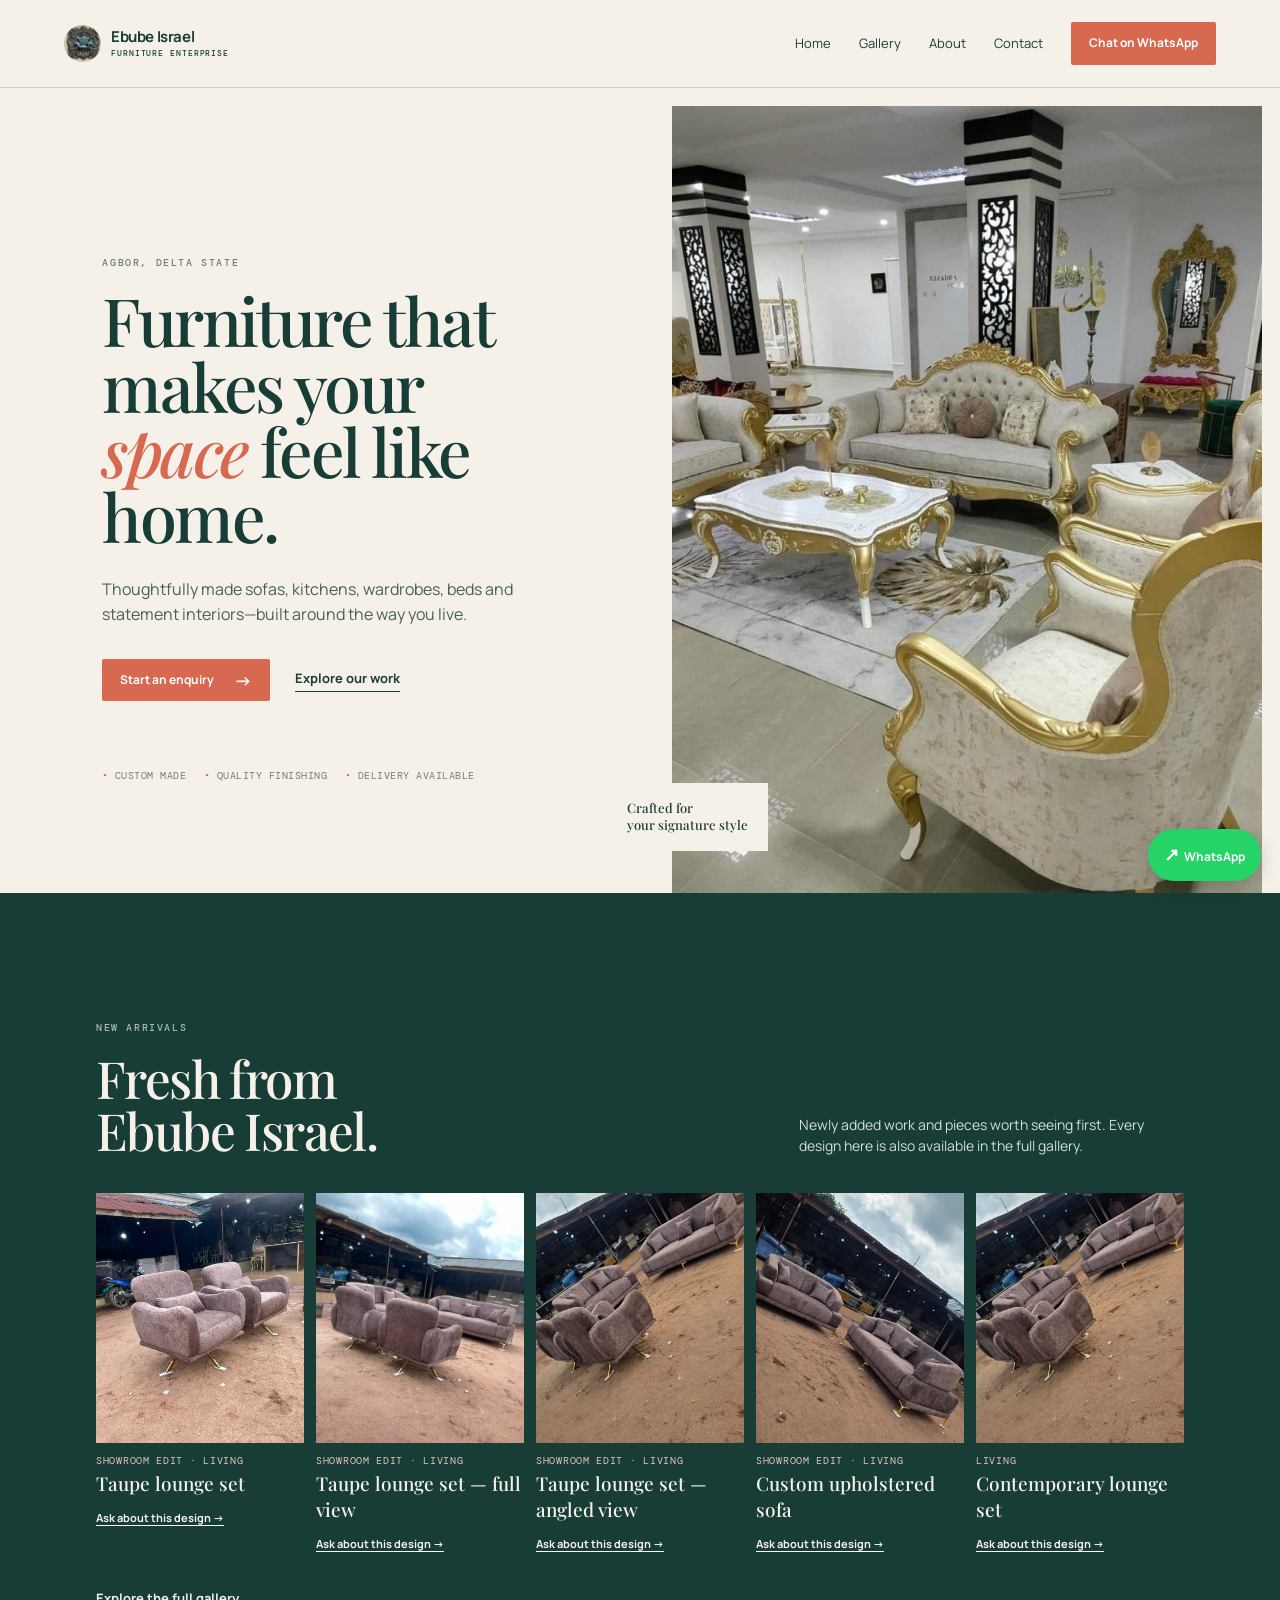
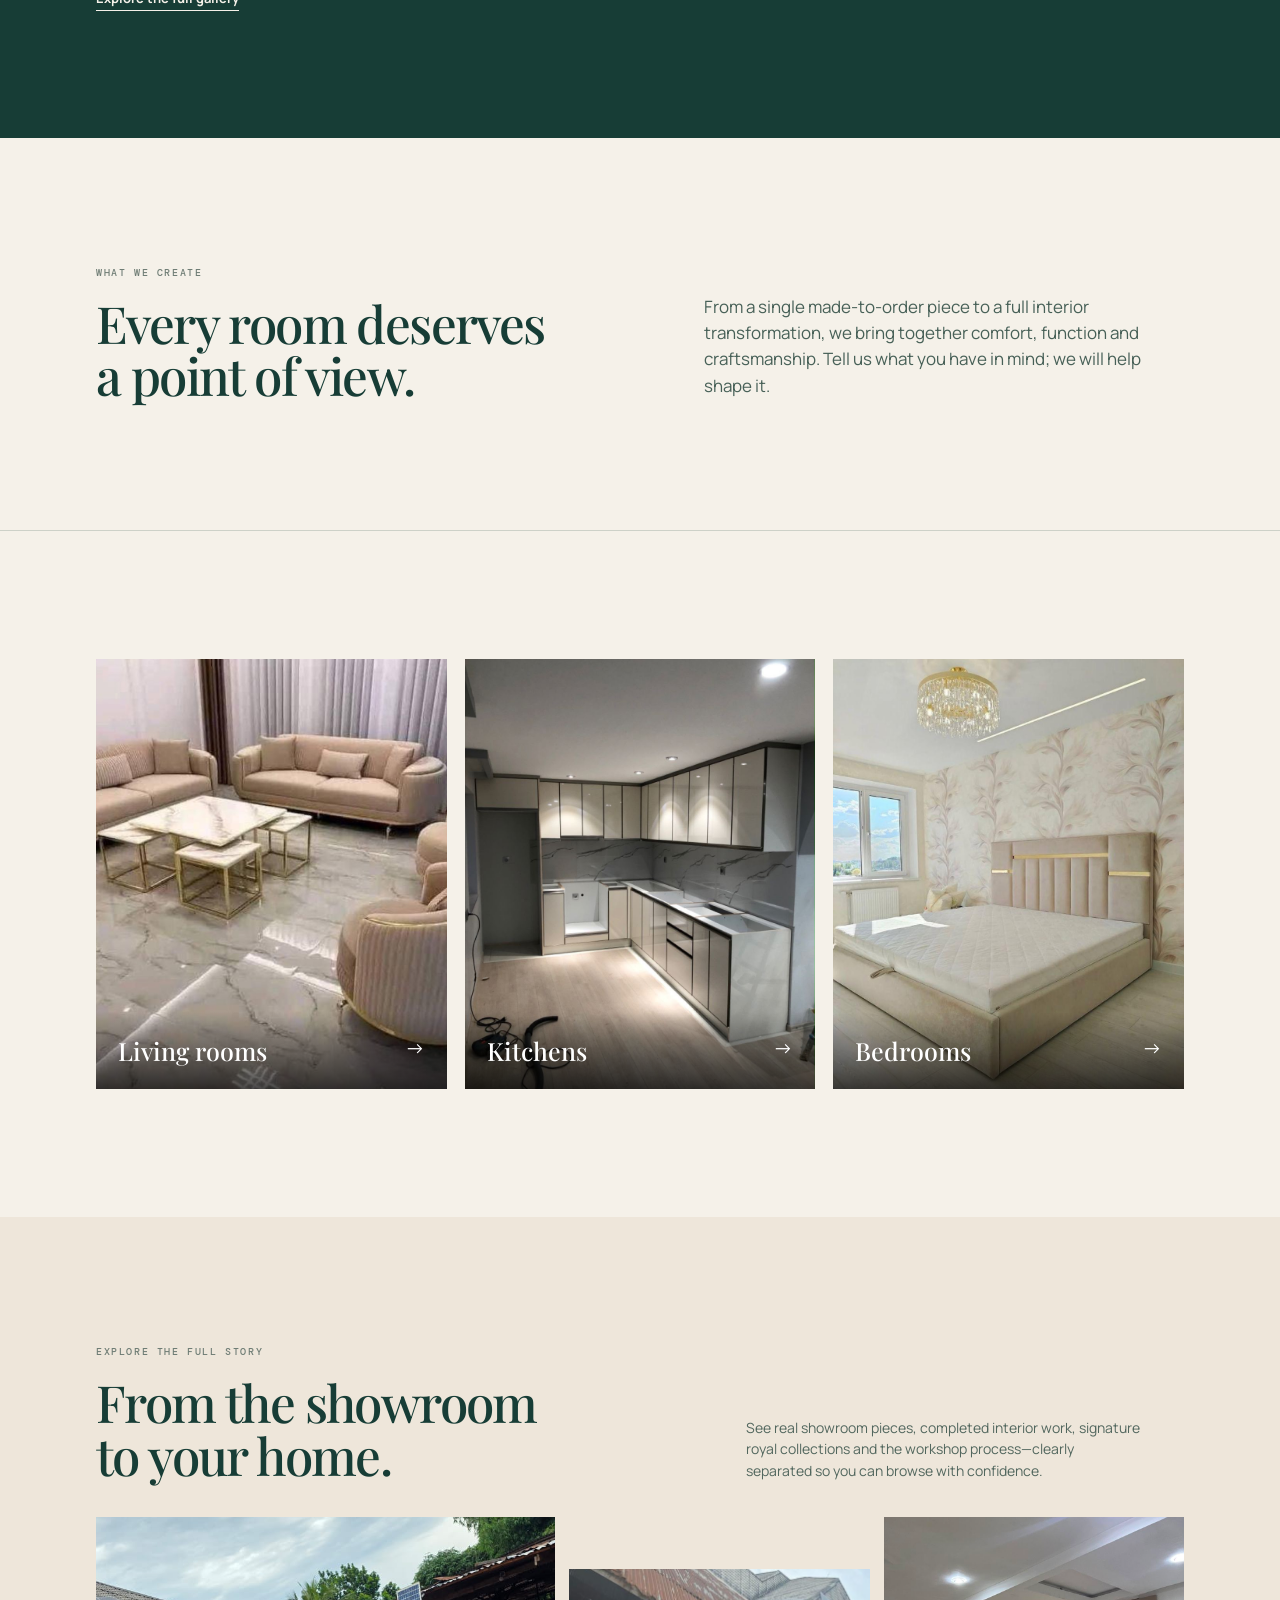
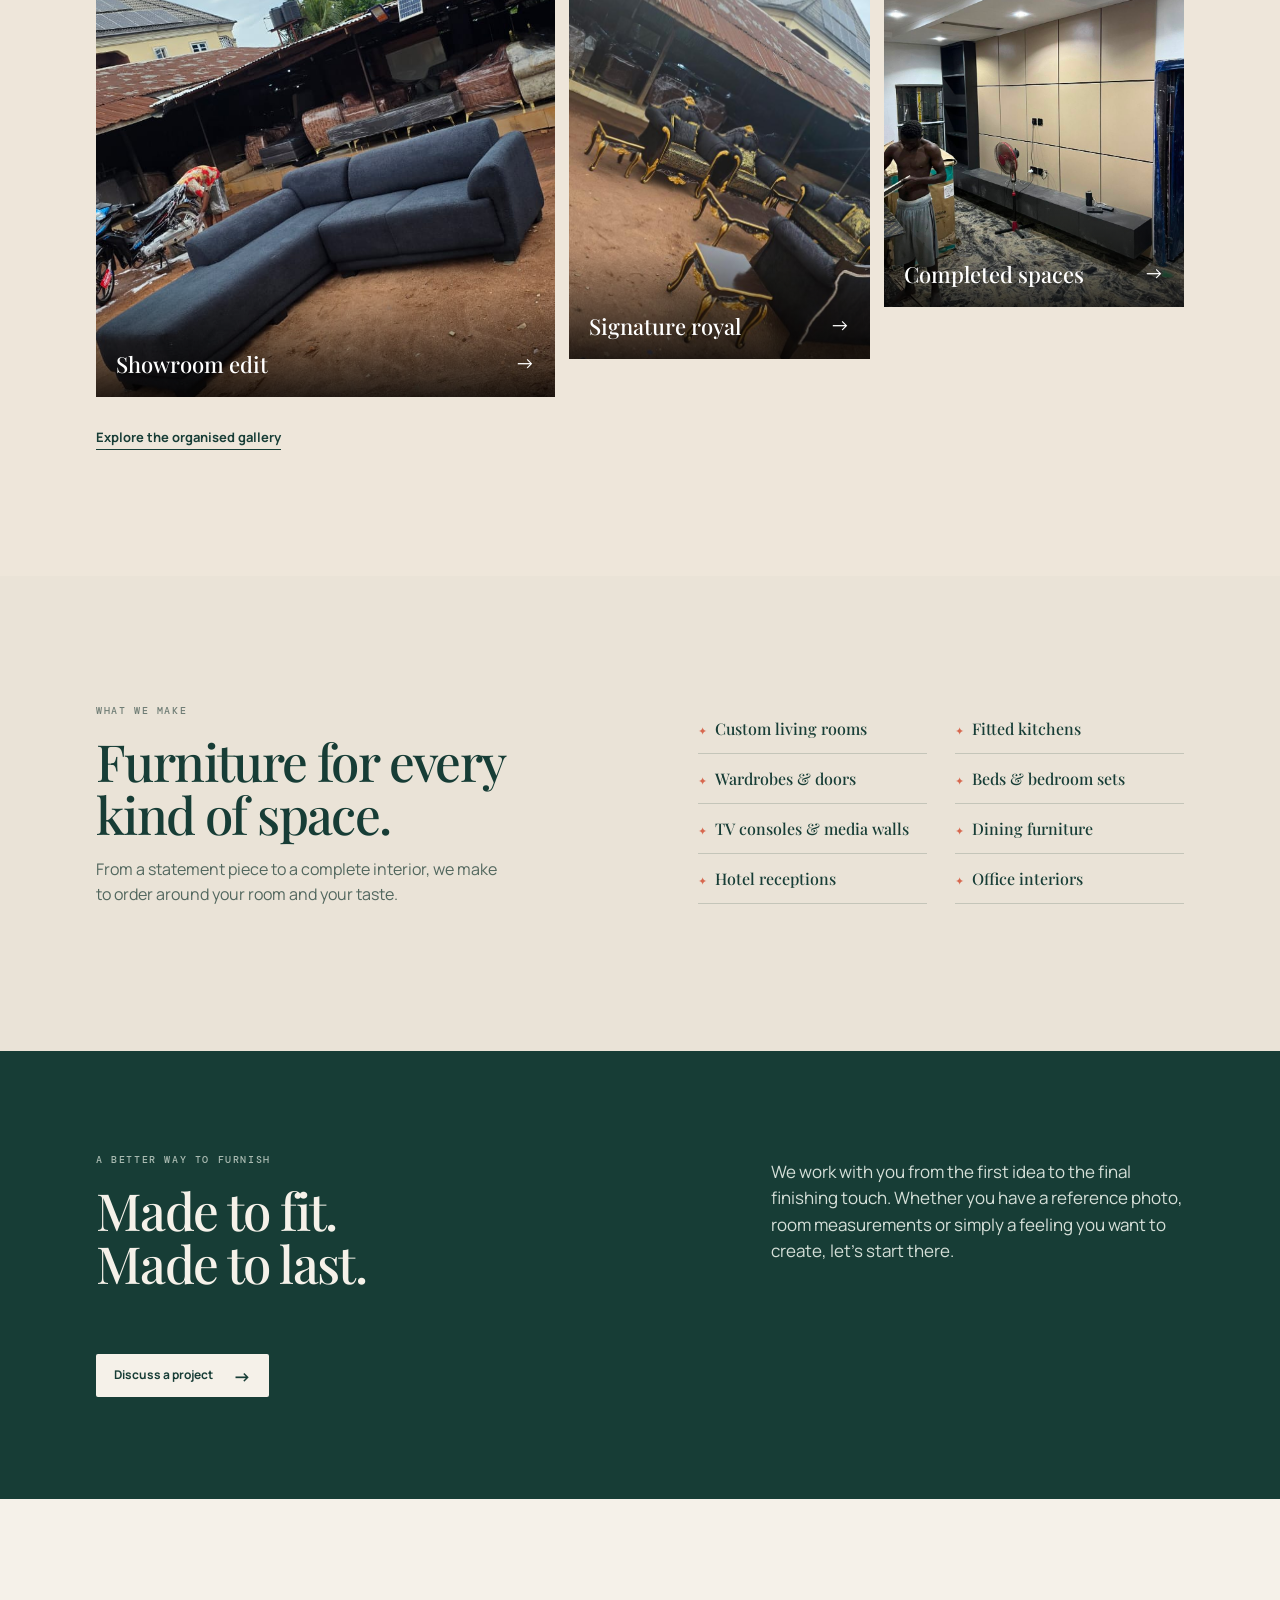
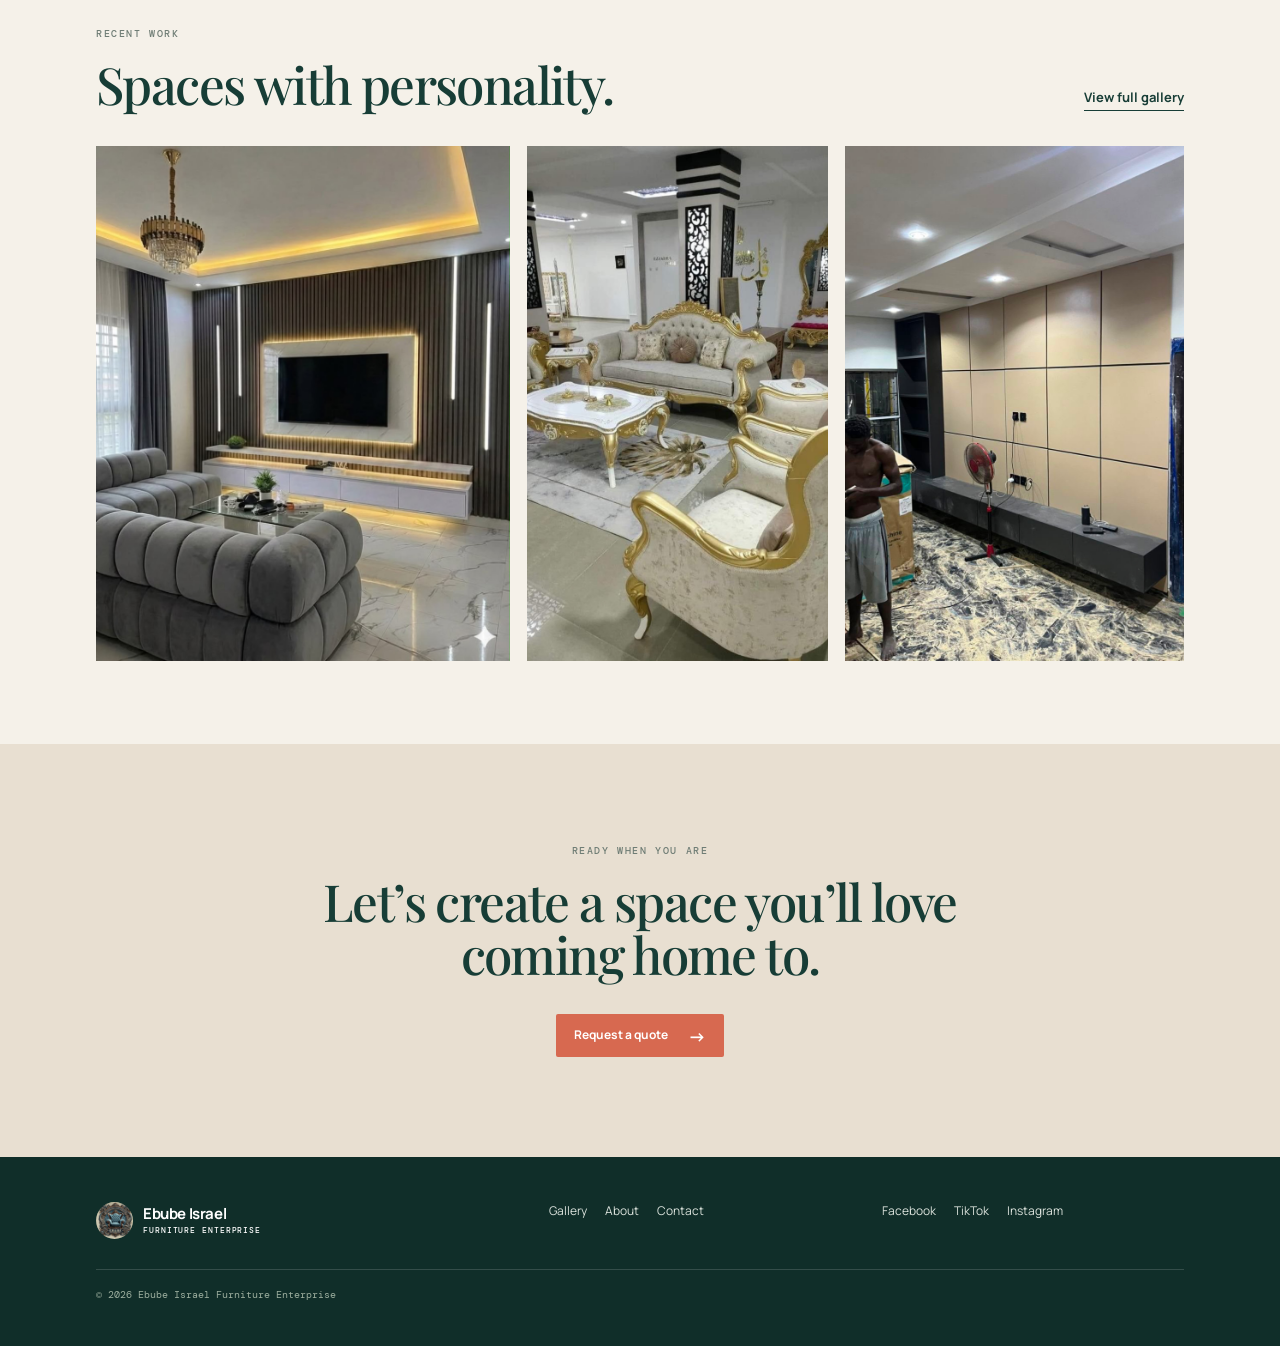
<file: index.html>
<!doctype html>
<html lang="en">
<head>
  <meta charset="utf-8">
  <meta name="viewport" content="width=device-width, initial-scale=1">
  <meta name="description" content="Ebube Israel Furniture Enterprise creates distinctive sofas, kitchens, wardrobes, beds and complete interior finishing in Agbor, Delta State.">
  <meta name="keywords" content="furniture in Agbor, Agbor furniture, furniture Delta State, custom furniture Nigeria, wardrobes, kitchens, sofas">
  <meta name="theme-color" content="#173d36">
  <link rel="icon" type="image/png" href="assets/images/favicon.png">
  <link rel="canonical" href="https://ebubeisraelfurnitureenterprise.com/">
  <meta property="og:title" content="Ebube Israel Furniture Enterprise | Made for your space">
  <meta property="og:description" content="Custom furniture, interiors, kitchens, wardrobes and more in Agbor, Delta State.">
  <meta property="og:type" content="website">
  <title>Ebube Israel Furniture Enterprise | Agbor, Delta State</title>
  <link rel="stylesheet" href="assets/css/style.css">
  <link rel="stylesheet" href="assets/css/gallery.css">
  <script type="application/ld+json">
  {"@context":"https://schema.org","@type":"FurnitureStore","name":"Ebube Israel Furniture Enterprise","url":"https://ebubeisraelfurnitureenterprise.com/","description":"Custom furniture and interior finishing in Agbor, Delta State, Nigeria.","telephone":["+2348166377843","+2348161642542"],"areaServed":[{"@type":"City","name":"Agbor"},{"@type":"AdministrativeArea","name":"Delta State"}],"address":{"@type":"PostalAddress","streetAddress":"18 Deeper Life Road","addressLocality":"Agbor","addressRegion":"Delta State","addressCountry":"NG"},"sameAs":["https://www.facebook.com/share/19ZD1GVcMK/?mibextid=wwXIfr","https://www.tiktok.com/@ebube.israel.furn4?_r=1&_t=ZS-99CXspwr35x","https://www.instagram.com/ebubeisraelfurniture?igsi=MWFmZTEwaGVkZDdkdw=="]}
  </script>
</head>
<body>
  <header class="site-header">
    <a class="brand" href="index.html" aria-label="Ebube Israel Furniture Enterprise home"><span class="brand-mark">EI</span><span>Ebube Israel<small>Furniture Enterprise</small></span></a>
    <button class="menu-toggle" aria-label="Open menu" aria-expanded="false">Menu</button>
    <nav class="nav" aria-label="Main navigation"><a class="active" href="index.html">Home</a><a href="products.html">Gallery</a><a href="about.html">About</a><a href="contact.html">Contact</a><a class="nav-cta" data-wa="Hello Ebube Israel Furniture, I would like to make an enquiry." href="#">Chat on WhatsApp</a></nav>
  </header>
  <main>
    <section class="hero">
      <div class="hero-copy"><p class="eyebrow">Agbor, Delta State</p><h1>Furniture that makes your <em>space</em> feel like home.</h1><p class="lead">Thoughtfully made sofas, kitchens, wardrobes, beds and statement interiors—built around the way you live.</p><div class="hero-actions"><a class="button" data-wa="Hello Ebube Israel Furniture, I would like to make an enquiry." href="#">Start an enquiry <span>→</span></a><a class="text-link" href="products.html">Explore our work</a></div><div class="trust"><span>Custom made</span><span>Quality finishing</span><span>Delivery available</span></div></div>
      <div class="hero-image"><img src="assets/images/royal-suite.jpg" alt="A completed classic luxury suite by Ebube Israel Furniture"><div class="image-note">Crafted for<br>your signature style</div></div>
    </section>
    <section id="new-arrivals" class="new-work section">
      <div class="new-work-heading"><div><p class="eyebrow">New arrivals</p><h2>Fresh from<br>Ebube Israel.</h2></div><p>Newly added work and pieces worth seeing first. Every design here is also available in the full gallery.</p></div>
      <div id="new-arrivals-grid" class="new-work-grid" aria-live="polite"></div>
      <a class="text-link" href="products.html">Explore the full gallery</a>
    </section>
    <section class="intro section"><div><p class="eyebrow">What we create</p><h2>Every room deserves a point of view.</h2></div><p class="intro-copy">From a single made-to-order piece to a full interior transformation, we bring together comfort, function and craftsmanship. Tell us what you have in mind; we will help shape it.</p></section>
    <section class="categories section"><a href="products.html#living" class="category"><img src="assets/images/living-room.jpg" alt="Custom living room furniture"><span>Living rooms <b>→</b></span></a><a href="products.html#kitchen" class="category"><img src="assets/images/kitchen.jpg" alt="Modern fitted kitchen"><span>Kitchens <b>→</b></span></a><a href="products.html#bedroom" class="category"><img src="assets/images/bedroom.jpg" alt="Custom bed and bedroom furniture"><span>Bedrooms <b>→</b></span></a></section>
    <section class="catalogue-home section">
      <div class="section-head"><div><p class="eyebrow">Explore the full story</p><h2>From the showroom<br>to your home.</h2></div><p>See real showroom pieces, completed interior work, signature royal collections and the workshop process—clearly separated so you can browse with confidence.</p></div>
      <div class="catalogue-home-grid"><a href="products.html?collection=showroom#catalogue"><img src="assets/images/showroom-charcoal-sectional.jpeg" alt="Charcoal sectional at Ebube Israel showroom"><span>Showroom edit <b>→</b></span></a><a href="products.html#signature"><img src="assets/images/showroom-black-gold-lounge.jpeg" alt="Black and gold signature living-room suite"><span>Signature royal <b>→</b></span></a><a href="products.html?collection=completed#catalogue"><img src="assets/images/project-media-wall-01.jpeg" alt="Completed media wall project"><span>Completed spaces <b>→</b></span></a></div>
      <a class="text-link" href="products.html">Explore the organised gallery</a>
    </section>
    <section class="services section"><div><p class="eyebrow">What we make</p><h2>Furniture for every<br>kind of space.</h2><p>From a statement piece to a complete interior, we make to order around your room and your taste.</p></div><div class="service-list"><span>Custom living rooms</span><span>Fitted kitchens</span><span>Wardrobes &amp; doors</span><span>Beds &amp; bedroom sets</span><span>TV consoles &amp; media walls</span><span>Dining furniture</span><span>Hotel receptions</span><span>Office interiors</span></div></section>
    <section class="statement"><div><p class="eyebrow">A better way to furnish</p><h2>Made to fit.<br>Made to last.</h2></div><p>We work with you from the first idea to the final finishing touch. Whether you have a reference photo, room measurements or simply a feeling you want to create, let’s start there.</p><a class="button button-light" data-wa="Hello Ebube Israel Furniture, I want to discuss a custom furniture project." href="#">Discuss a project <span>→</span></a></section>
    <section class="featured section"><div class="section-head"><div><p class="eyebrow">Recent work</p><h2>Spaces with personality.</h2></div><a class="text-link" href="products.html">View full gallery</a></div><div class="featured-grid"><img src="assets/images/media-wall.jpg" alt="Modern media wall installation"><img src="assets/images/royal-suite.jpg" alt="Classic luxury living room furniture"><img src="assets/images/wardrobe.jpg" alt="Built-in wardrobe and entertainment unit"></div></section>
    <section class="contact-band"><p class="eyebrow">Ready when you are</p><h2>Let’s create a space you’ll love coming home to.</h2><a class="button" data-wa="Hello Ebube Israel Furniture, I would like a quote for my space." href="#">Request a quote <span>→</span></a></section>
  </main>
  <footer><a class="brand" href="index.html"><span class="brand-mark">EI</span><span>Ebube Israel<small>Furniture Enterprise</small></span></a><div><a href="products.html">Gallery</a><a href="about.html">About</a><a href="contact.html">Contact</a></div><div class="social"><a href="https://www.facebook.com/share/19ZD1GVcMK/?mibextid=wwXIfr" target="_blank" rel="noopener">Facebook</a><a href="https://www.tiktok.com/@ebube.israel.furn4?_r=1&_t=ZS-99CXspwr35x" target="_blank" rel="noopener">TikTok</a><a href="https://www.instagram.com/ebubeisraelfurniture?igsi=MWFmZTEwaGVkZDdkdw==" target="_blank" rel="noopener">Instagram</a></div><p>© <span data-year></span> Ebube Israel Furniture Enterprise</p></footer><a class="whatsapp-float" data-wa="Hello Ebube Israel Furniture, I would like to make an enquiry." href="#" aria-label="Chat on WhatsApp">↗<span>WhatsApp</span></a><script src="assets/js/main.js?v=new-arrivals-1"></script>
</body></html>
</file>
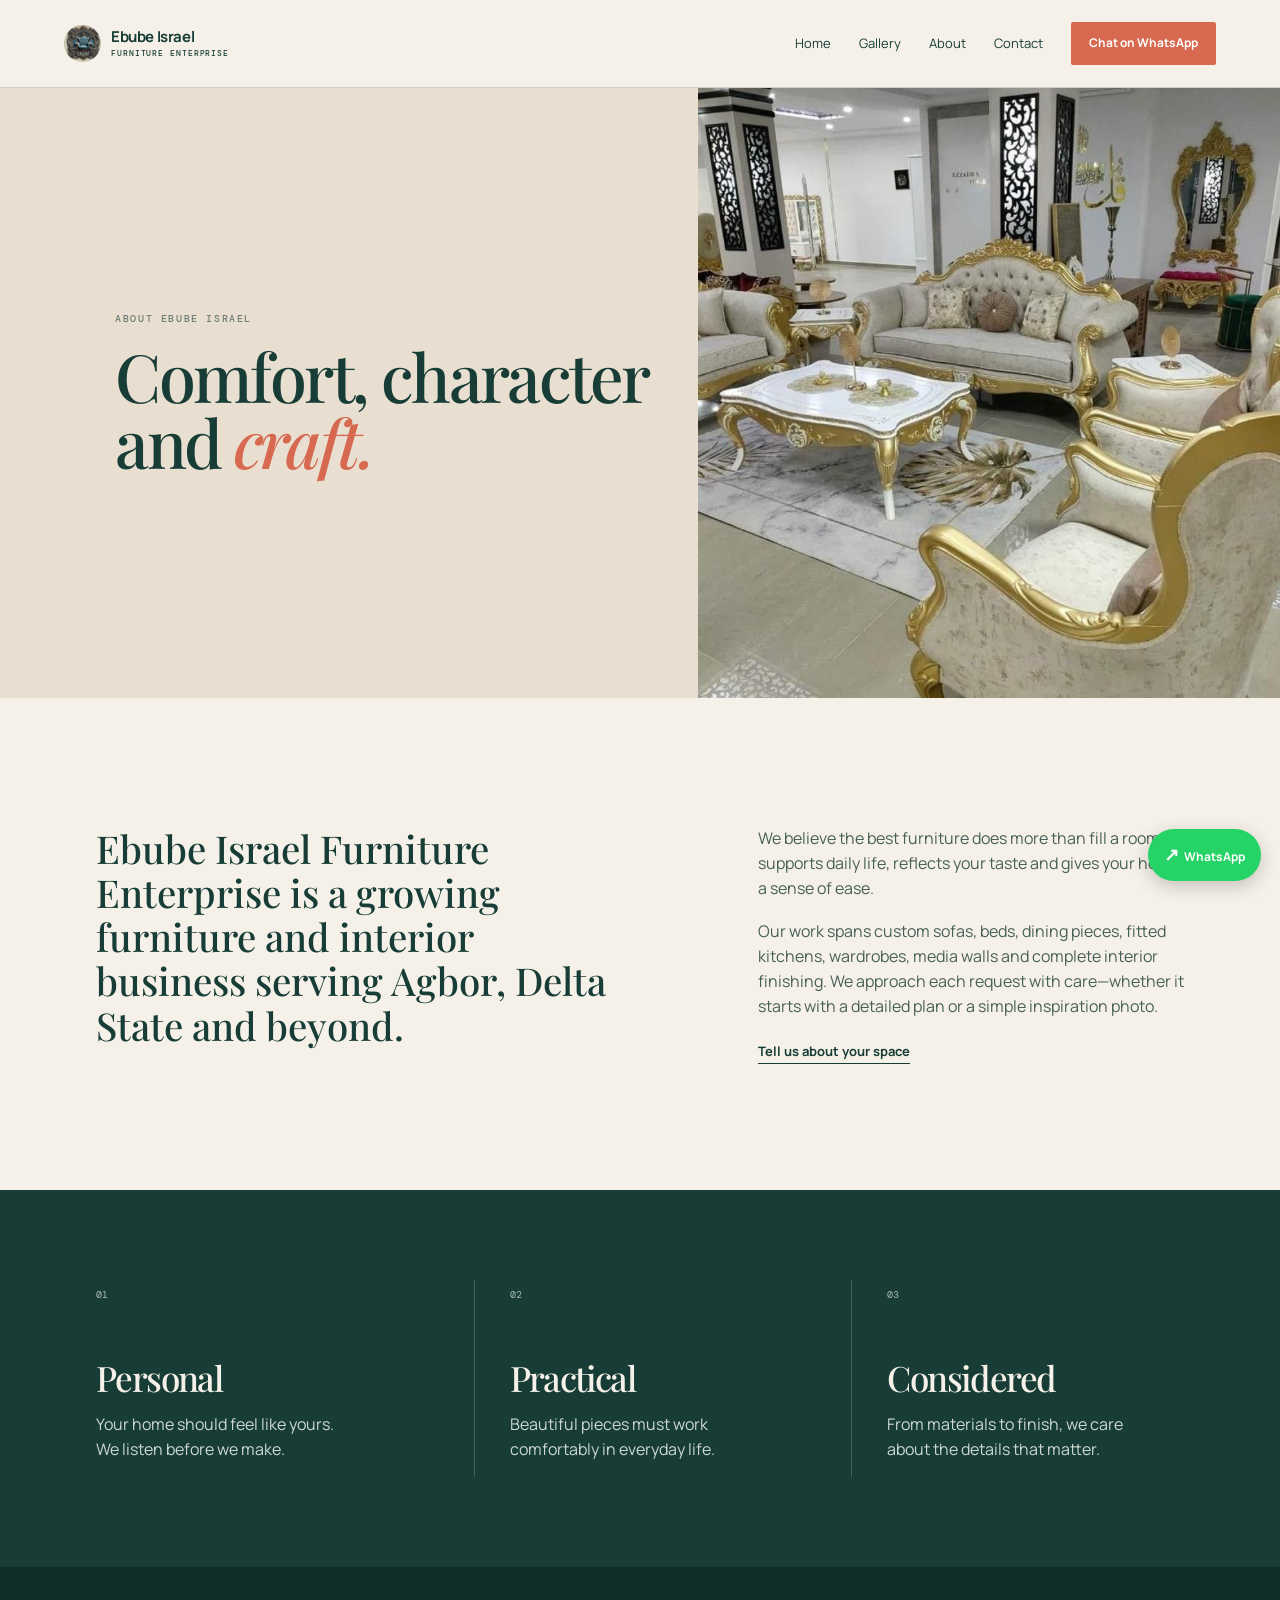
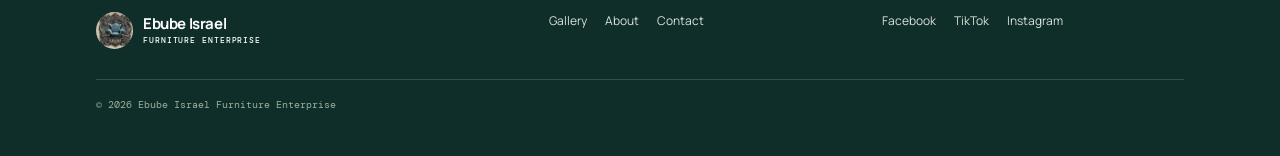
<file: about.html>
<!doctype html><html lang="en"><head><meta charset="utf-8"><meta name="viewport" content="width=device-width, initial-scale=1"><meta name="description" content="Learn about Ebube Israel Furniture Enterprise, makers of custom furniture and interiors in Agbor, Delta State."><title>About | Ebube Israel Furniture Enterprise</title><link rel="icon" type="image/png" href="assets/images/favicon.png"><link rel="stylesheet" href="assets/css/style.css"></head><body>
<header class="site-header"><a class="brand" href="index.html"><span class="brand-mark">EI</span><span>Ebube Israel<small>Furniture Enterprise</small></span></a><button class="menu-toggle" aria-label="Open menu" aria-expanded="false">Menu</button><nav class="nav" aria-label="Main navigation"><a href="index.html">Home</a><a href="products.html">Gallery</a><a class="active" href="about.html">About</a><a href="contact.html">Contact</a><a class="nav-cta" data-wa="Hello Ebube Israel Furniture, I would like to make an enquiry." href="#">Chat on WhatsApp</a></nav></header>
<main><section class="about-hero"><div><p class="eyebrow">About Ebube Israel</p><h1>Comfort, character<br>and <em>craft.</em></h1></div><img src="assets/images/royal-suite.jpg" alt="Completed luxury furniture project"></section><section class="story section"><p class="story-lead">Ebube Israel Furniture Enterprise is a growing furniture and interior business serving Agbor, Delta State and beyond.</p><div><p>We believe the best furniture does more than fill a room. It supports daily life, reflects your taste and gives your home a sense of ease.</p><p>Our work spans custom sofas, beds, dining pieces, fitted kitchens, wardrobes, media walls and complete interior finishing. We approach each request with care—whether it starts with a detailed plan or a simple inspiration photo.</p><a class="text-link" data-wa="Hello Ebube Israel Furniture, I would like to discuss a custom project." href="#">Tell us about your space</a></div></section><section class="values"><div><span>01</span><h2>Personal</h2><p>Your home should feel like yours. We listen before we make.</p></div><div><span>02</span><h2>Practical</h2><p>Beautiful pieces must work comfortably in everyday life.</p></div><div><span>03</span><h2>Considered</h2><p>From materials to finish, we care about the details that matter.</p></div></section></main>
<footer><a class="brand" href="index.html"><span class="brand-mark">EI</span><span>Ebube Israel<small>Furniture Enterprise</small></span></a><div><a href="products.html">Gallery</a><a href="about.html">About</a><a href="contact.html">Contact</a></div><div class="social"><a href="https://www.facebook.com/share/19ZD1GVcMK/?mibextid=wwXIfr" target="_blank" rel="noopener">Facebook</a><a href="https://www.tiktok.com/@ebube.israel.furn4?_r=1&_t=ZS-99CXspwr35x" target="_blank" rel="noopener">TikTok</a><a href="https://www.instagram.com/ebubeisraelfurniture?igsi=MWFmZTEwaGVkZDdkdw==" target="_blank" rel="noopener">Instagram</a></div><p>© <span data-year></span> Ebube Israel Furniture Enterprise</p></footer><a class="whatsapp-float" data-wa="Hello Ebube Israel Furniture, I would like to make an enquiry." href="#" aria-label="Chat on WhatsApp">↗<span>WhatsApp</span></a><script src="assets/js/main.js"></script></body></html>
</file>
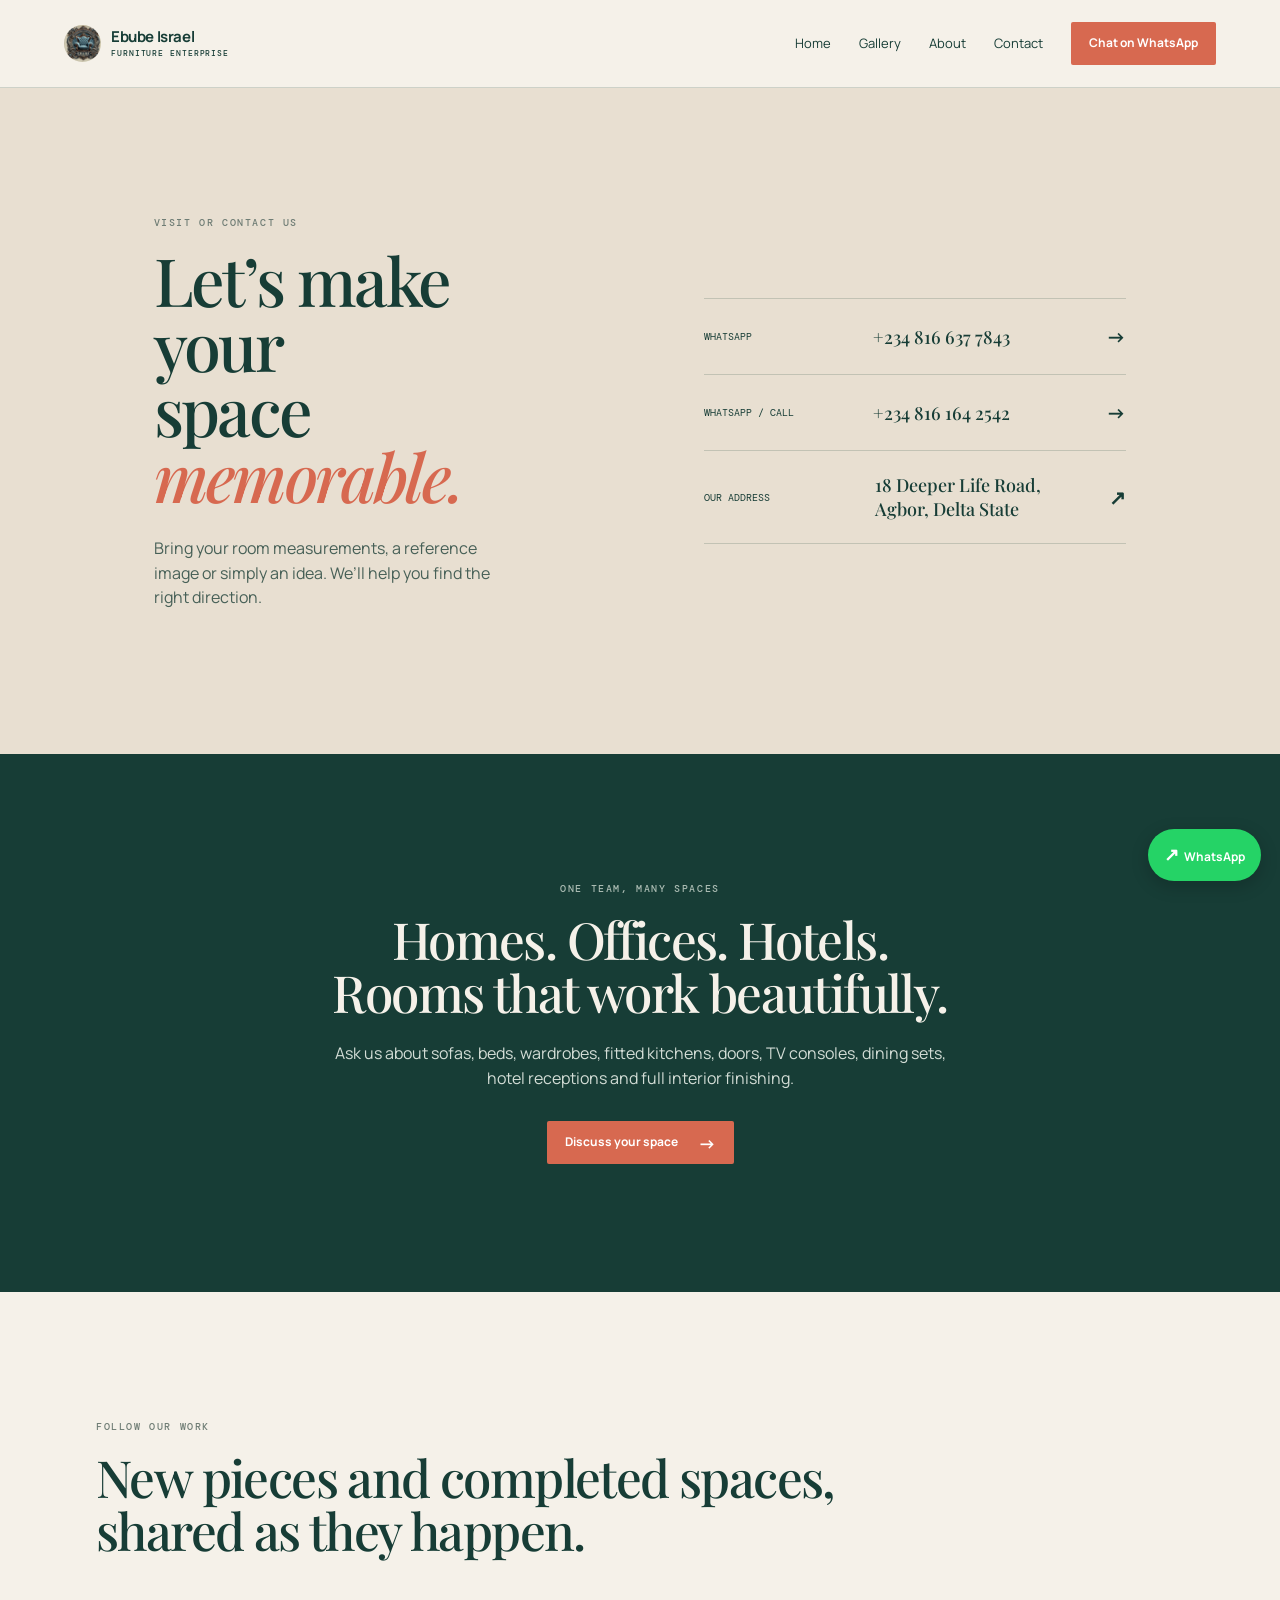
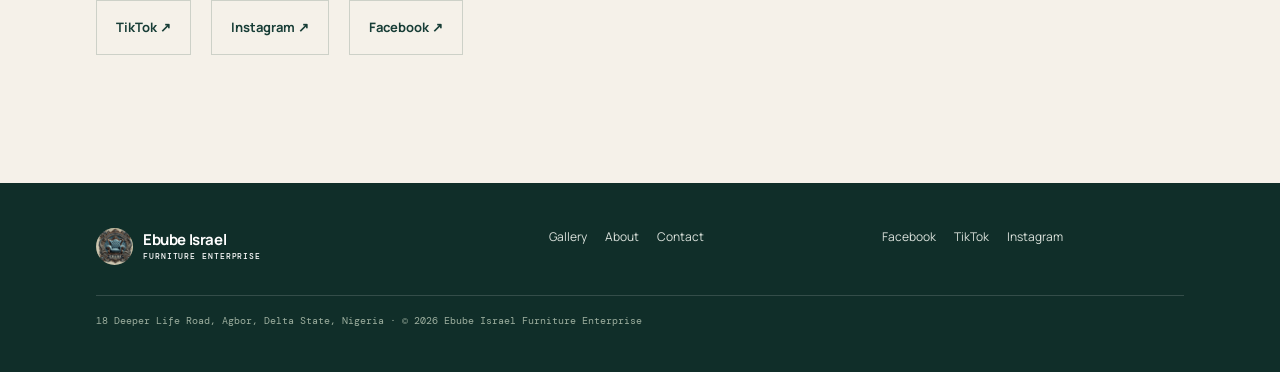
<file: contact.html>
<!doctype html><html lang="en"><head><meta charset="utf-8"><meta name="viewport" content="width=device-width, initial-scale=1"><meta name="description" content="Contact Ebube Israel Furniture Enterprise at 18 Deeper Life Road, Agbor, Delta State for custom furniture and interiors."><title>Contact | Ebube Israel Furniture Enterprise</title><link rel="icon" type="image/png" href="assets/images/favicon.png"><link rel="stylesheet" href="assets/css/style.css"></head><body>
<header class="site-header"><a class="brand" href="index.html"><span class="brand-mark">EI</span><span>Ebube Israel<small>Furniture Enterprise</small></span></a><button class="menu-toggle" aria-label="Open menu" aria-expanded="false">Menu</button><nav class="nav" aria-label="Main navigation"><a href="index.html">Home</a><a href="products.html">Gallery</a><a href="about.html">About</a><a class="active" href="contact.html">Contact</a><a class="nav-cta" data-wa="Hello Ebube Israel Furniture, I would like to make an enquiry." href="#">Chat on WhatsApp</a></nav></header>
<main><section class="contact-page"><div><p class="eyebrow">Visit or contact us</p><h1>Let’s make your<br>space <em>memorable.</em></h1><p>Bring your room measurements, a reference image or simply an idea. We’ll help you find the right direction.</p></div><div class="contact-details"><a data-wa="Hello Ebube Israel Furniture, I would like to make an enquiry." href="#"><span>WhatsApp</span><strong>+234 816 637 7843</strong><b>→</b></a><a href="https://wa.me/2348161642542?text=Hello%20Ebube%20Israel%20Furniture%2C%20I%20would%20like%20to%20make%20an%20enquiry." target="_blank" rel="noopener"><span>WhatsApp / call</span><strong>+234 816 164 2542</strong><b>→</b></a><a href="https://www.google.com/maps/search/?api=1&amp;query=18%20Deeper%20Life%20Road%2C%20Agbor%2C%20Delta%20State%2C%20Nigeria" target="_blank" rel="noopener"><span>Our address</span><strong>18 Deeper Life Road,<br>Agbor, Delta State</strong><b>↗</b></a></div></section><section class="contact-services section"><p class="eyebrow">One team, many spaces</p><h2>Homes. Offices. Hotels.<br>Rooms that work beautifully.</h2><p>Ask us about sofas, beds, wardrobes, fitted kitchens, doors, TV consoles, dining sets, hotel receptions and full interior finishing.</p><a class="button" data-wa="Hello Ebube Israel Furniture, I would like to discuss furniture or interior finishing for my space." href="#">Discuss your space <span>→</span></a></section><section class="social-section section"><p class="eyebrow">Follow our work</p><h2>New pieces and completed spaces, shared as they happen.</h2><div><a href="https://www.tiktok.com/@ebube.israel.furn4?_r=1&_t=ZS-99CXspwr35x" target="_blank" rel="noopener">TikTok ↗</a><a href="https://www.instagram.com/ebubeisraelfurniture?igsi=MWFmZTEwaGVkZDdkdw==" target="_blank" rel="noopener">Instagram ↗</a><a href="https://www.facebook.com/share/19ZD1GVcMK/?mibextid=wwXIfr" target="_blank" rel="noopener">Facebook ↗</a></div></section></main>
<footer><a class="brand" href="index.html"><span class="brand-mark">EI</span><span>Ebube Israel<small>Furniture Enterprise</small></span></a><div><a href="products.html">Gallery</a><a href="about.html">About</a><a href="contact.html">Contact</a></div><div class="social"><a href="https://www.facebook.com/share/19ZD1GVcMK/?mibextid=wwXIfr" target="_blank" rel="noopener">Facebook</a><a href="https://www.tiktok.com/@ebube.israel.furn4?_r=1&amp;_t=ZS-99CXspwr35x" target="_blank" rel="noopener">TikTok</a><a href="https://www.instagram.com/ebubeisraelfurniture?igsi=MWFmZTEwaGVkZDdkdw==" target="_blank" rel="noopener">Instagram</a></div><p>18 Deeper Life Road, Agbor, Delta State, Nigeria · © <span data-year></span> Ebube Israel Furniture Enterprise</p></footer><a class="whatsapp-float" data-wa="Hello Ebube Israel Furniture, I would like to make an enquiry." href="#" aria-label="Chat on WhatsApp">↗<span>WhatsApp</span></a><script src="assets/js/main.js"></script></body></html>
</file>
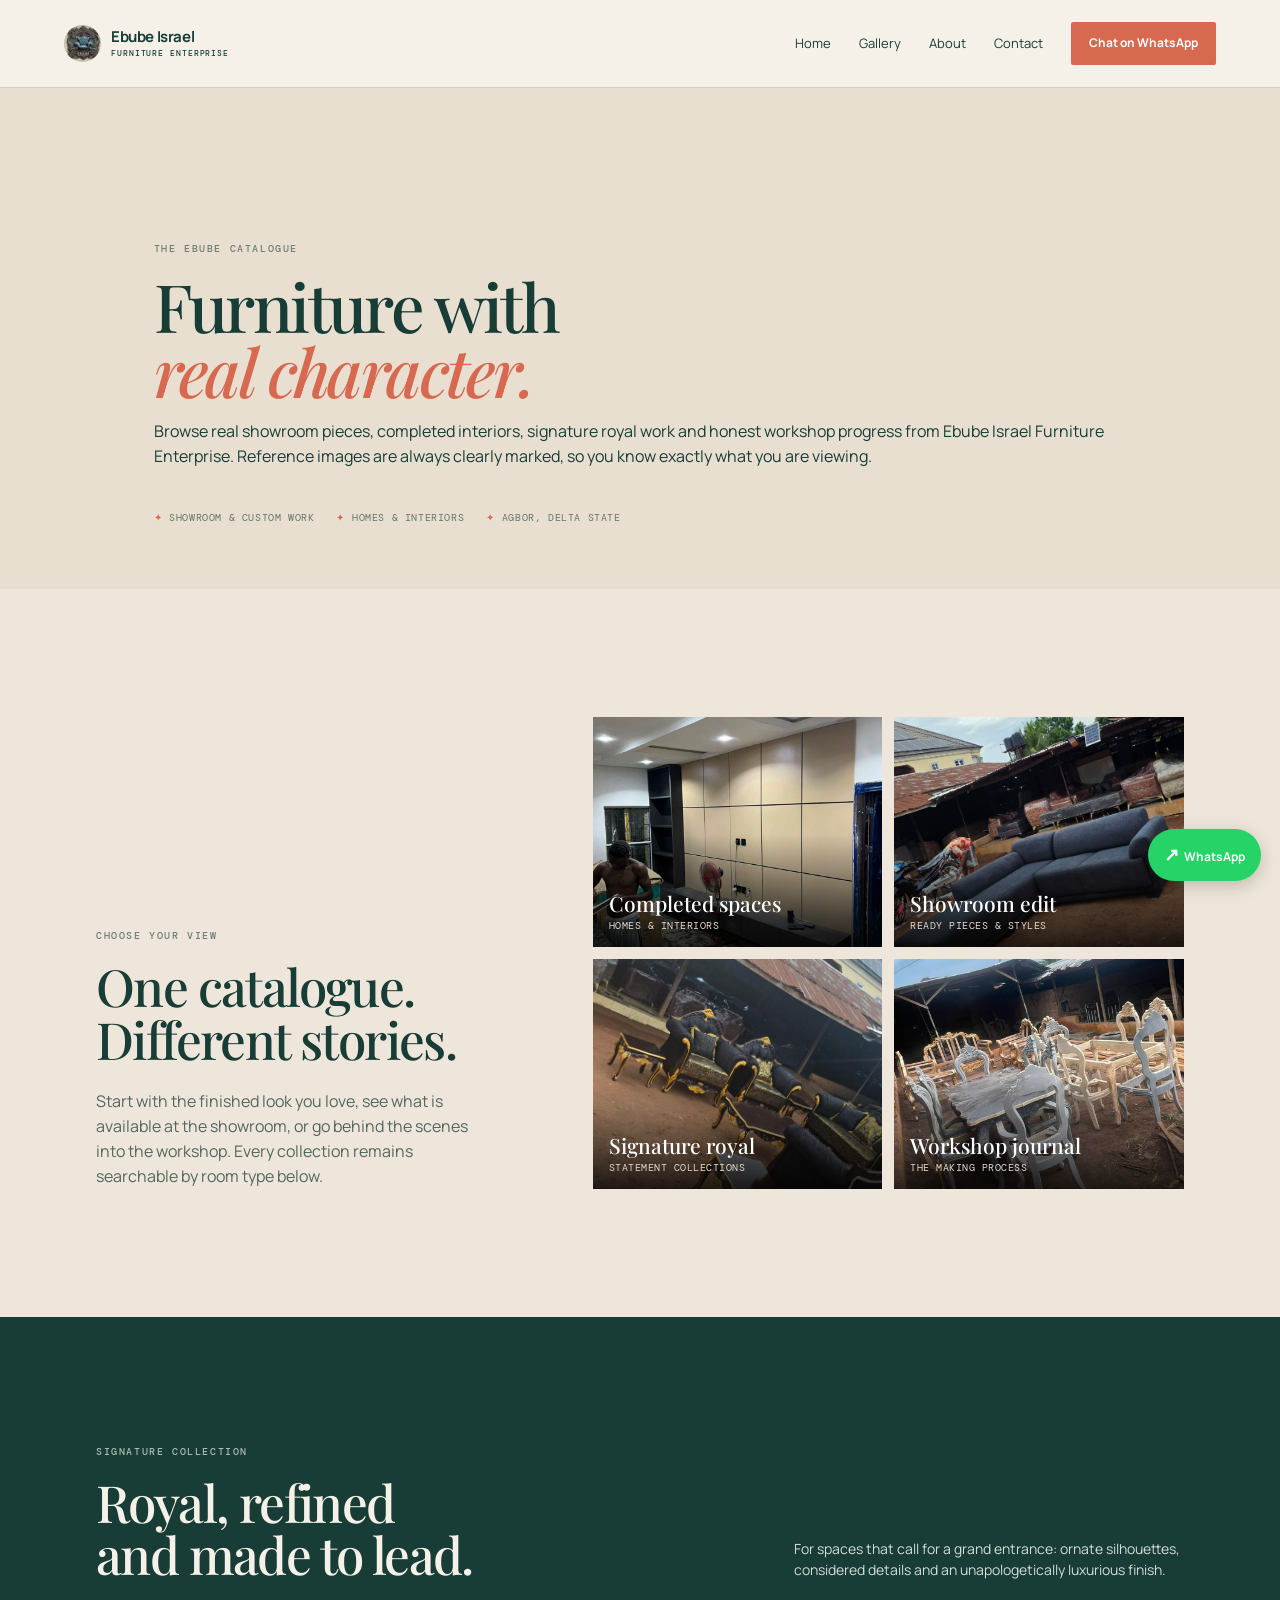
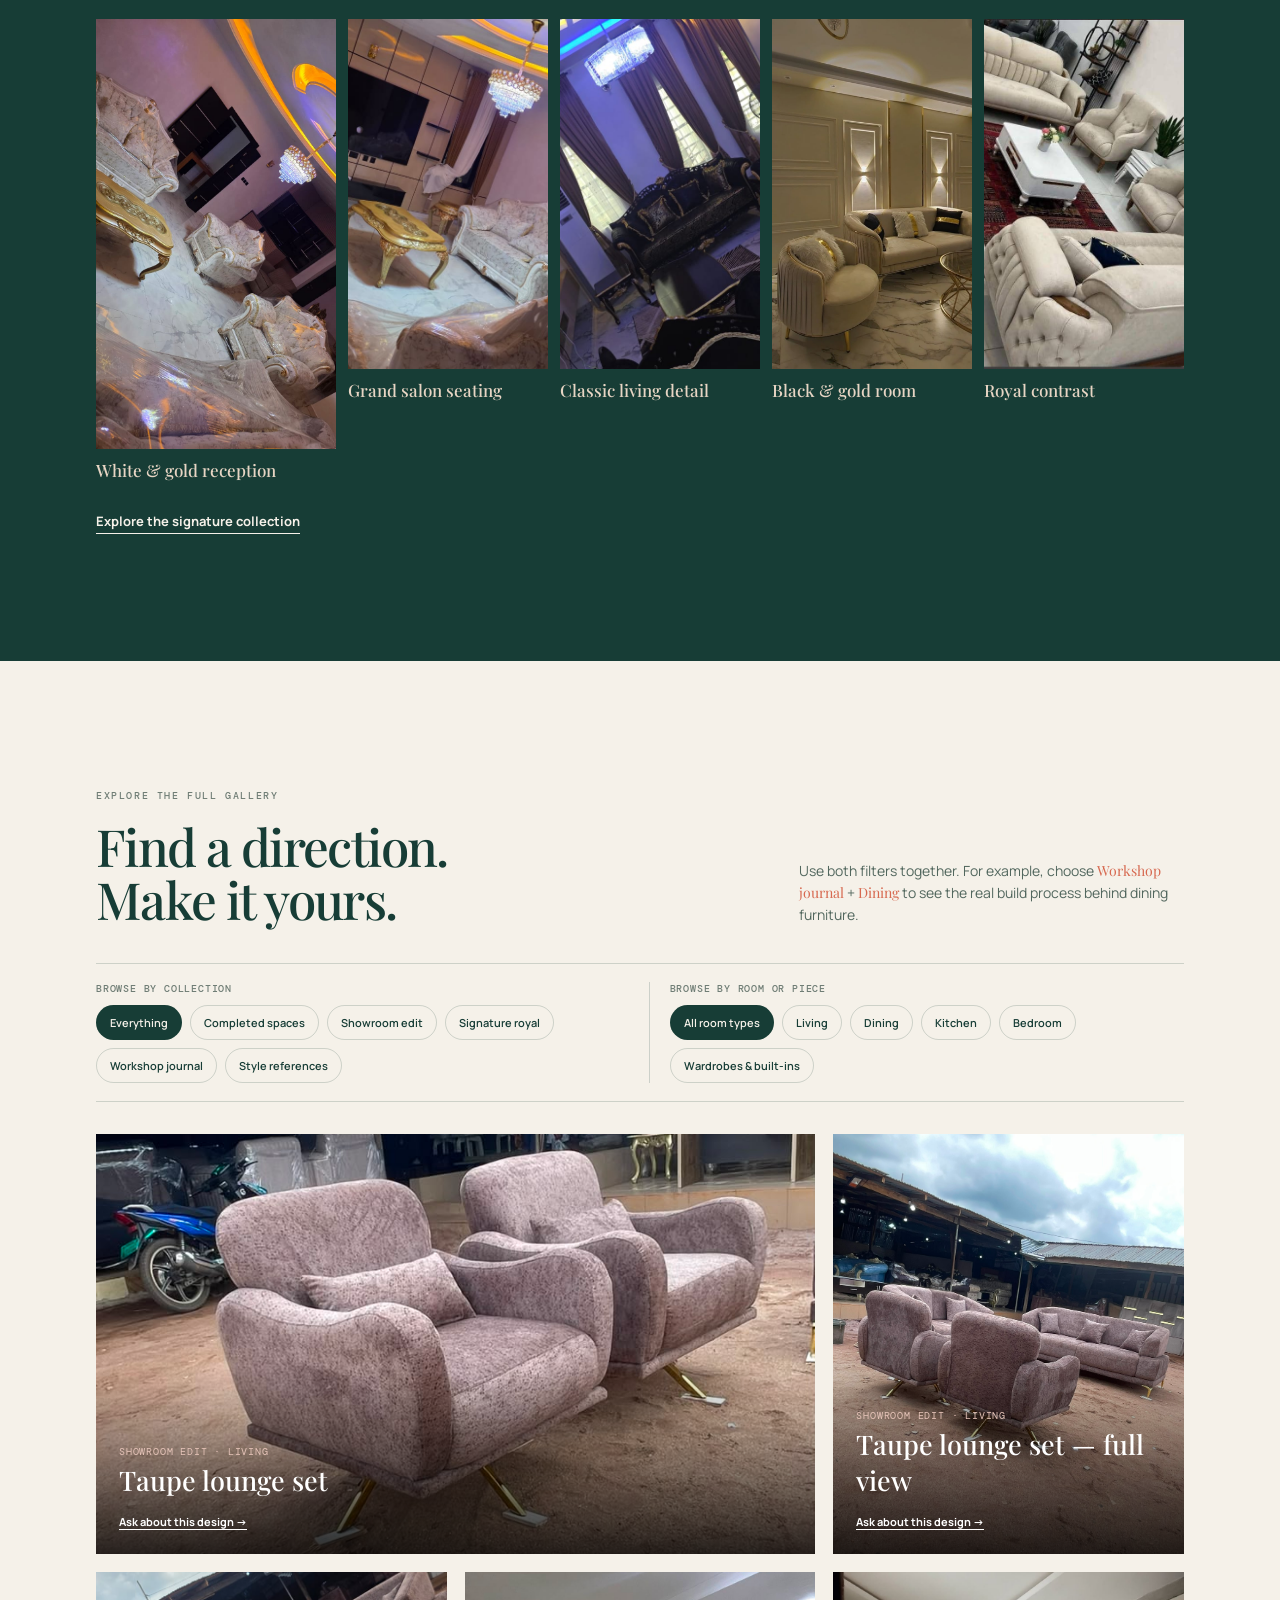
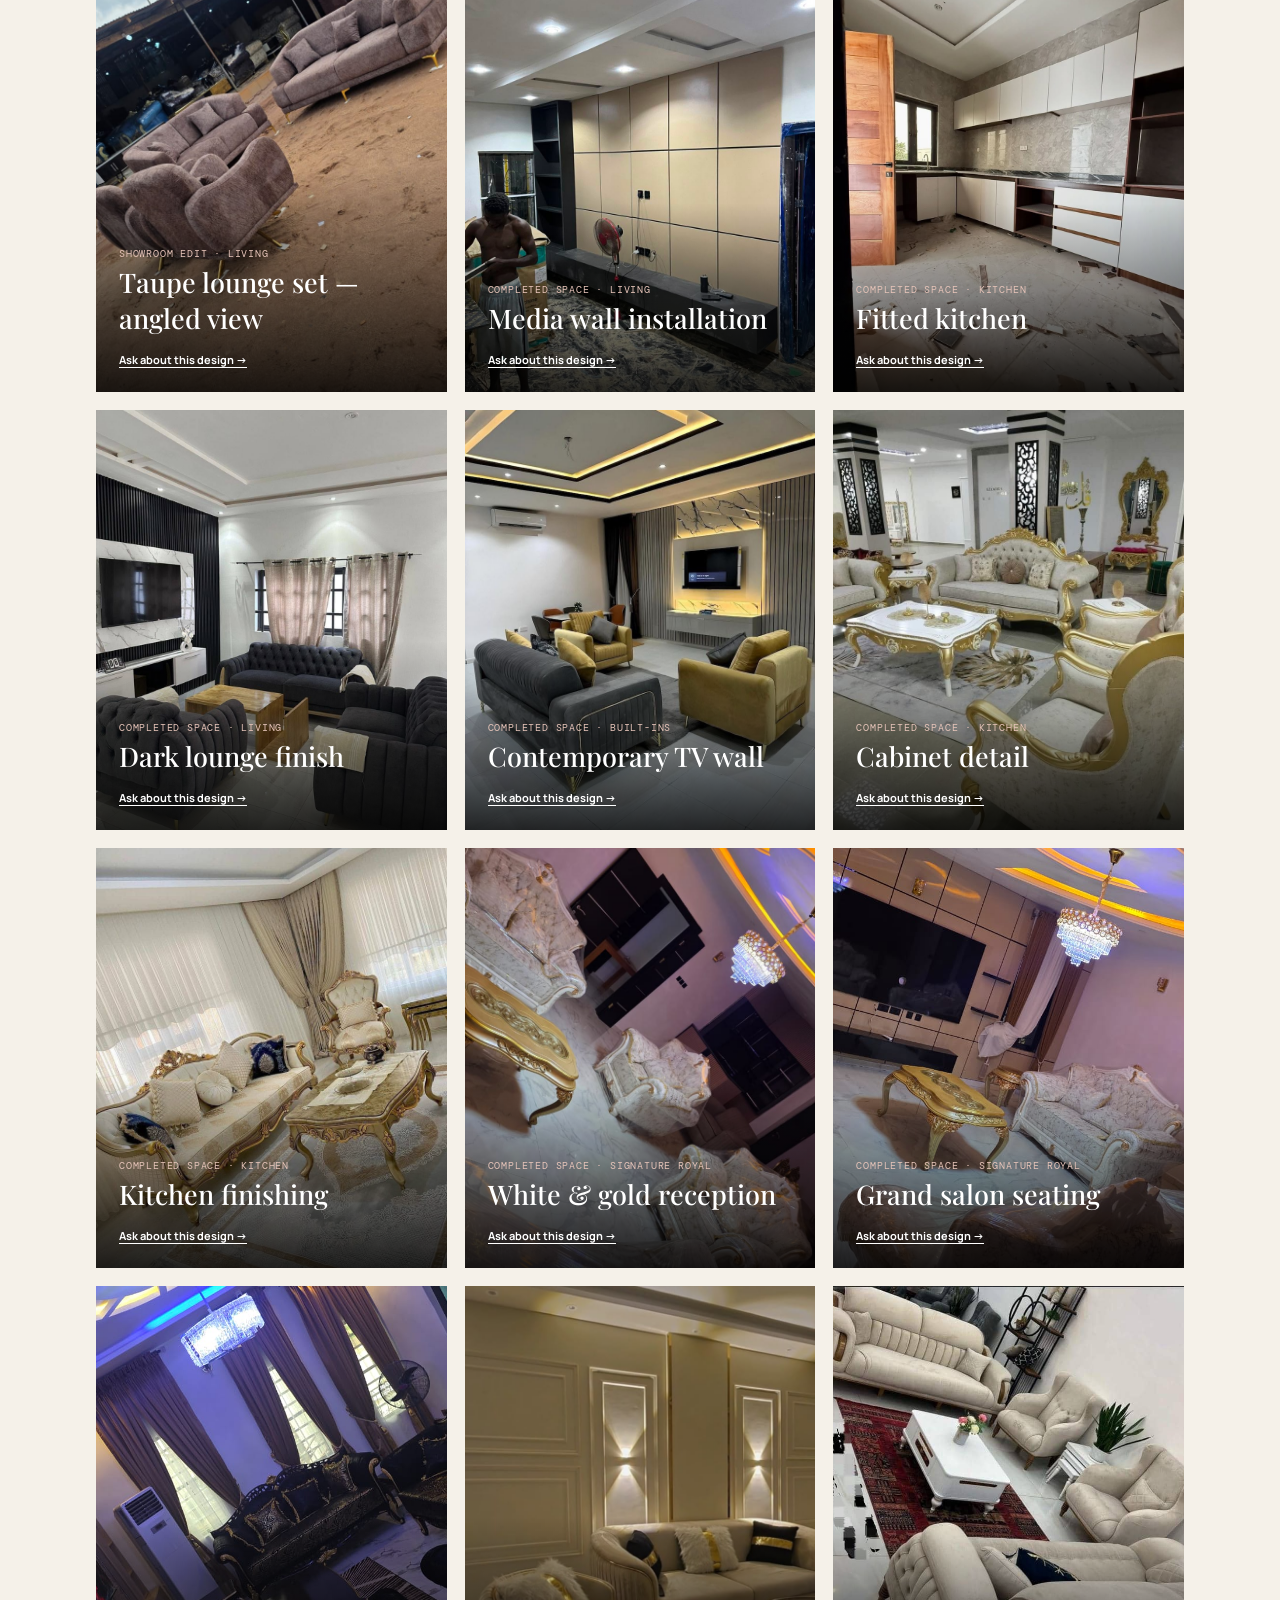
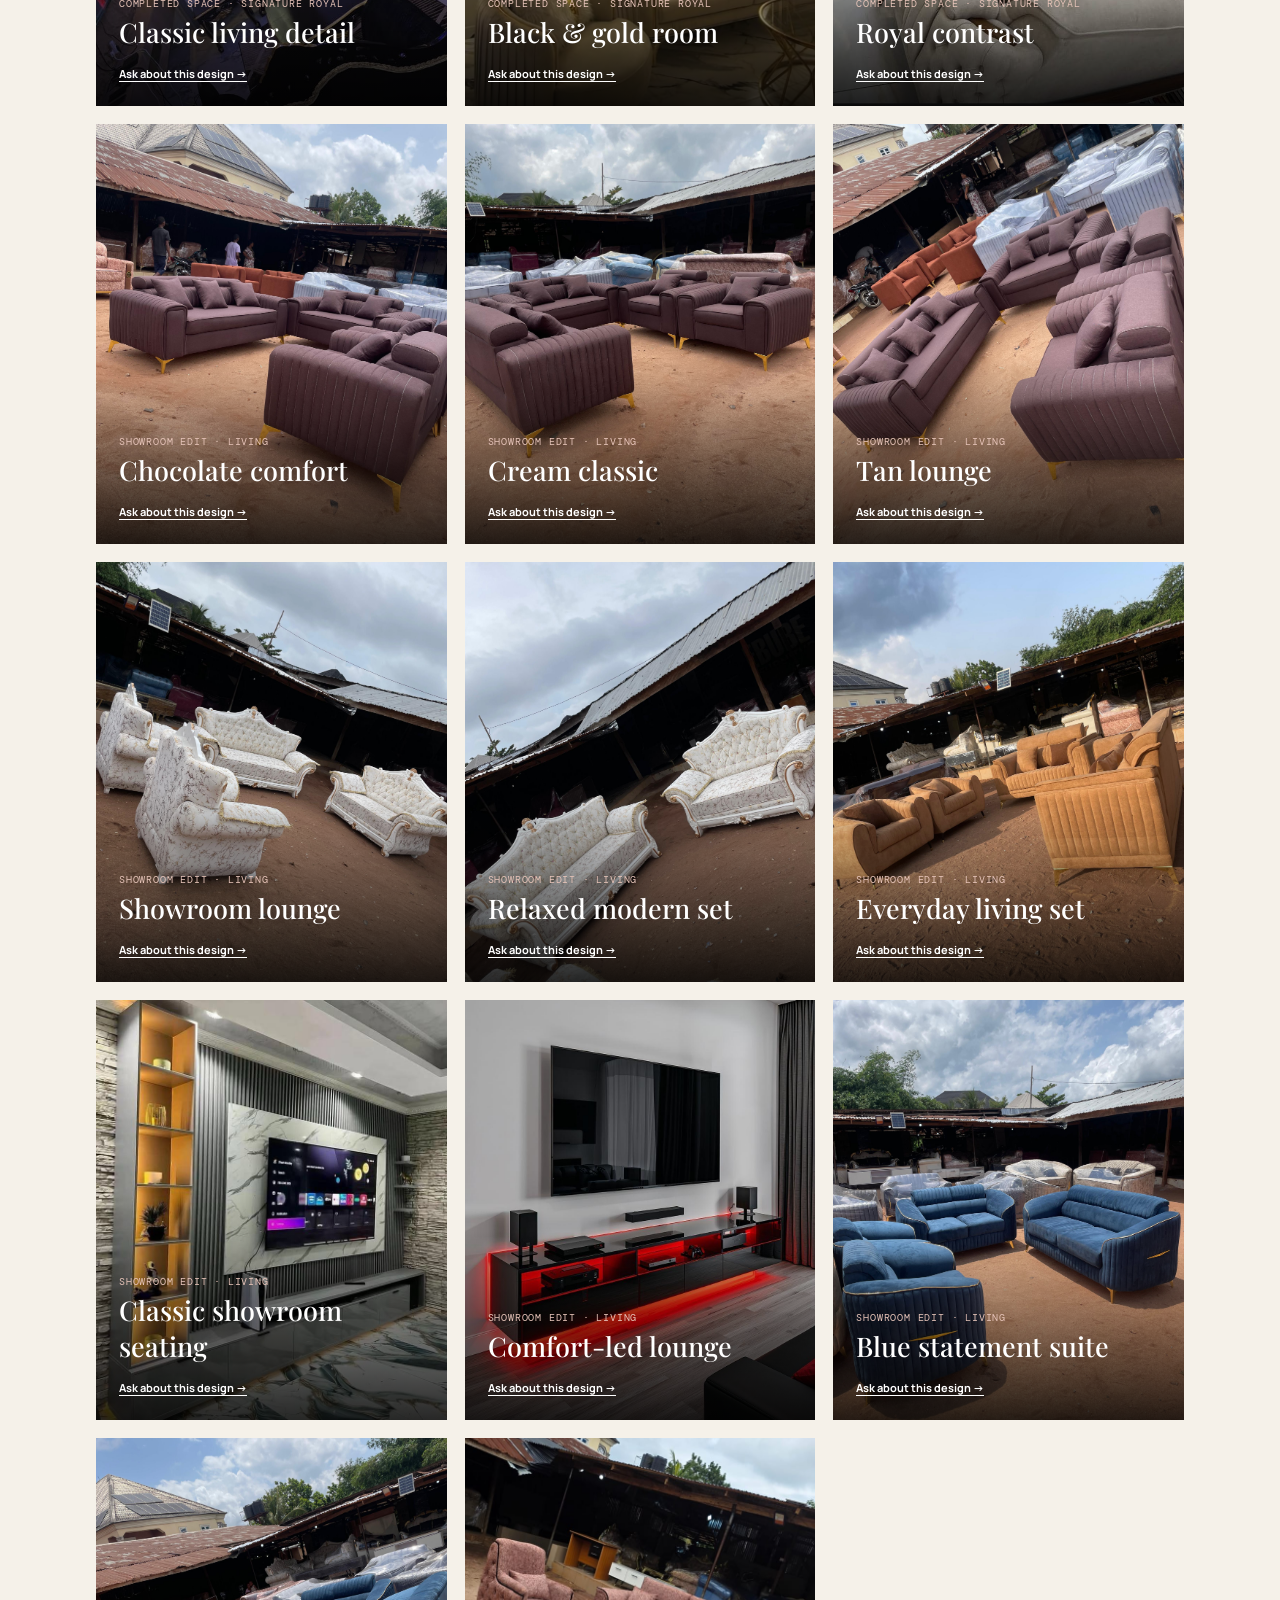
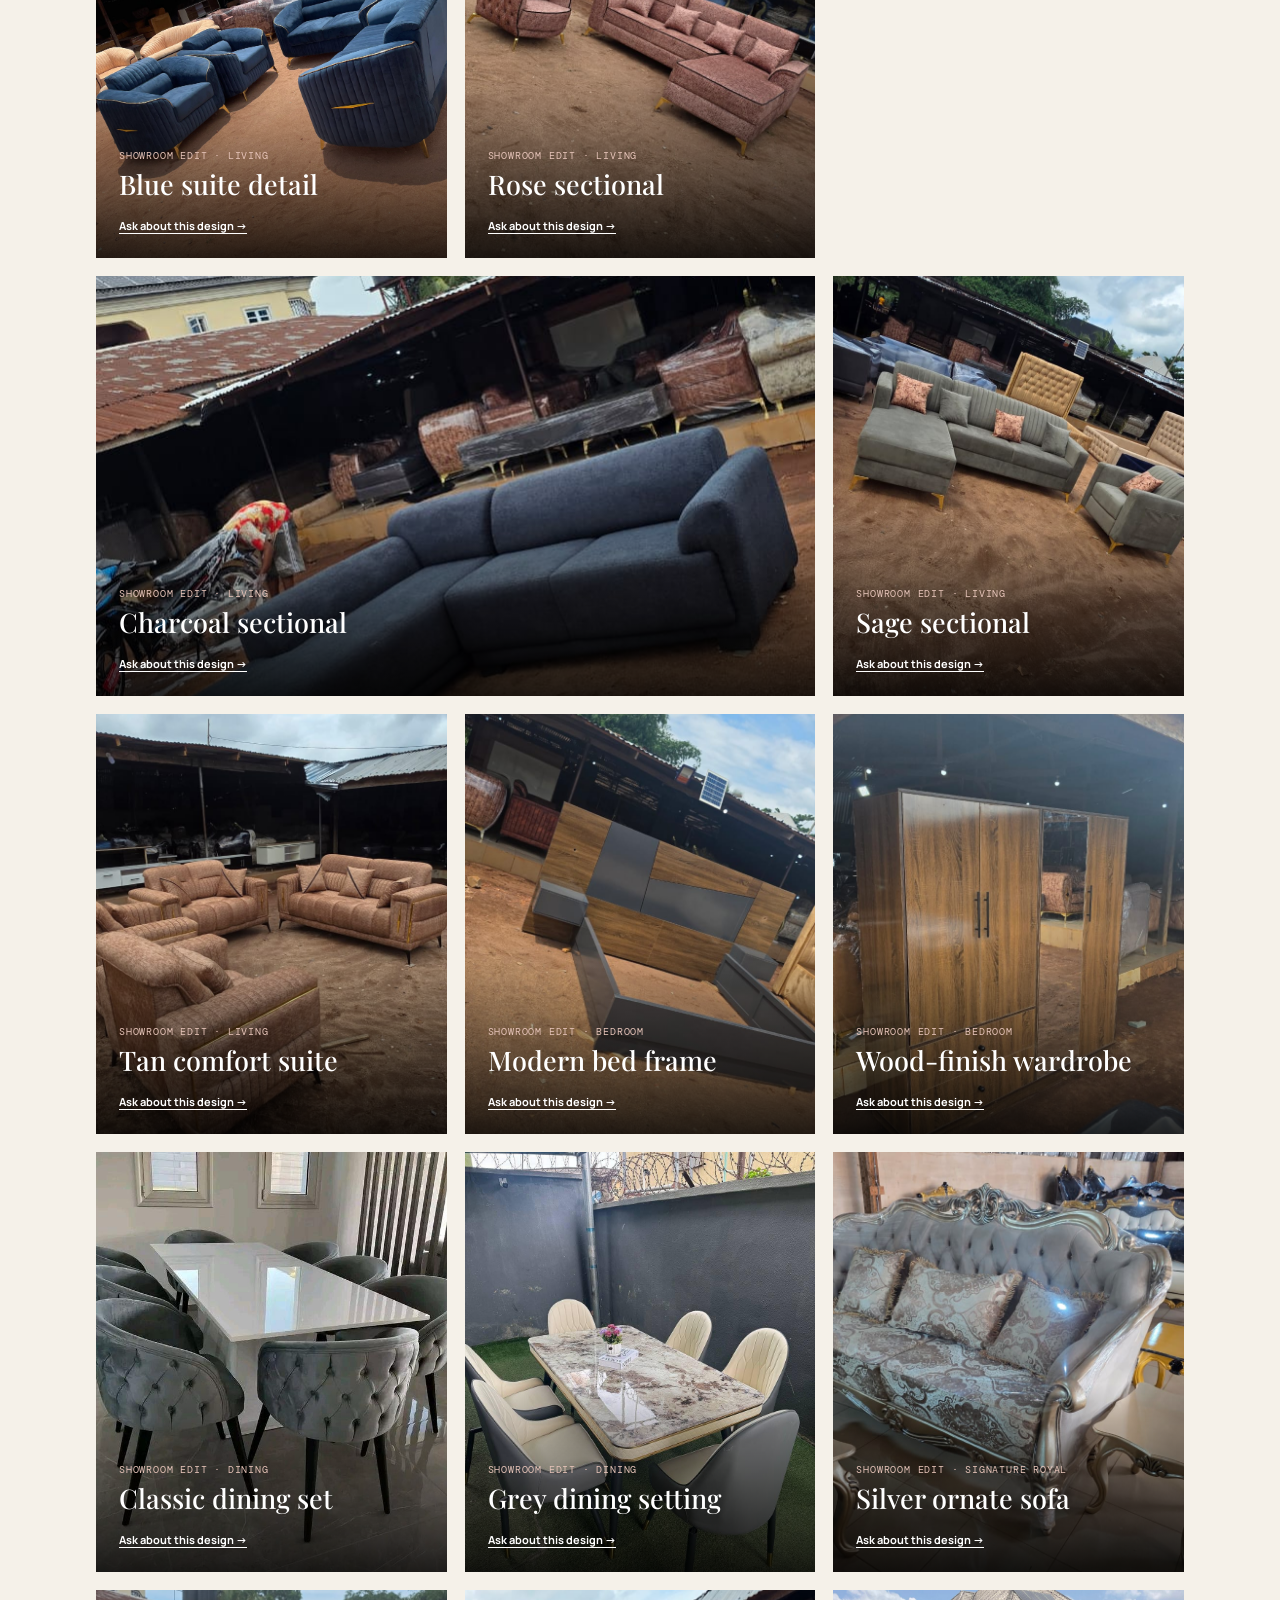
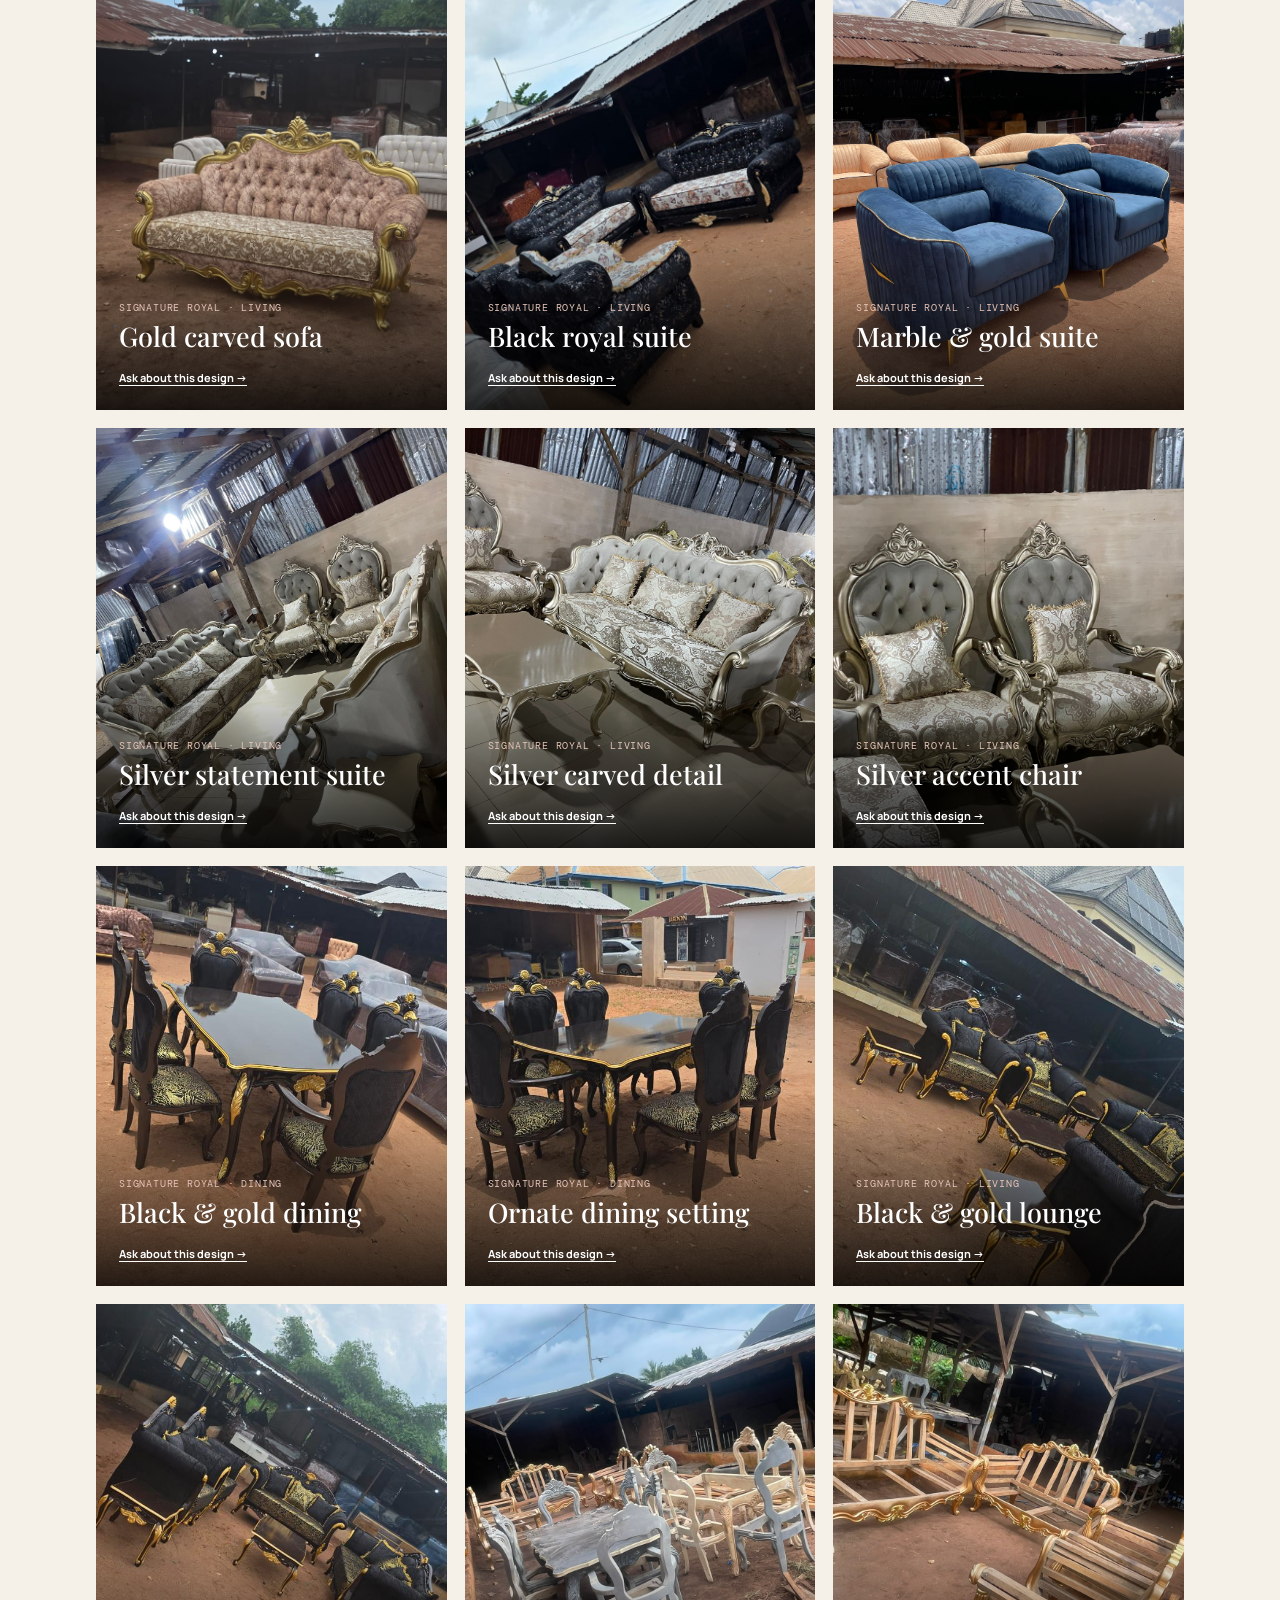
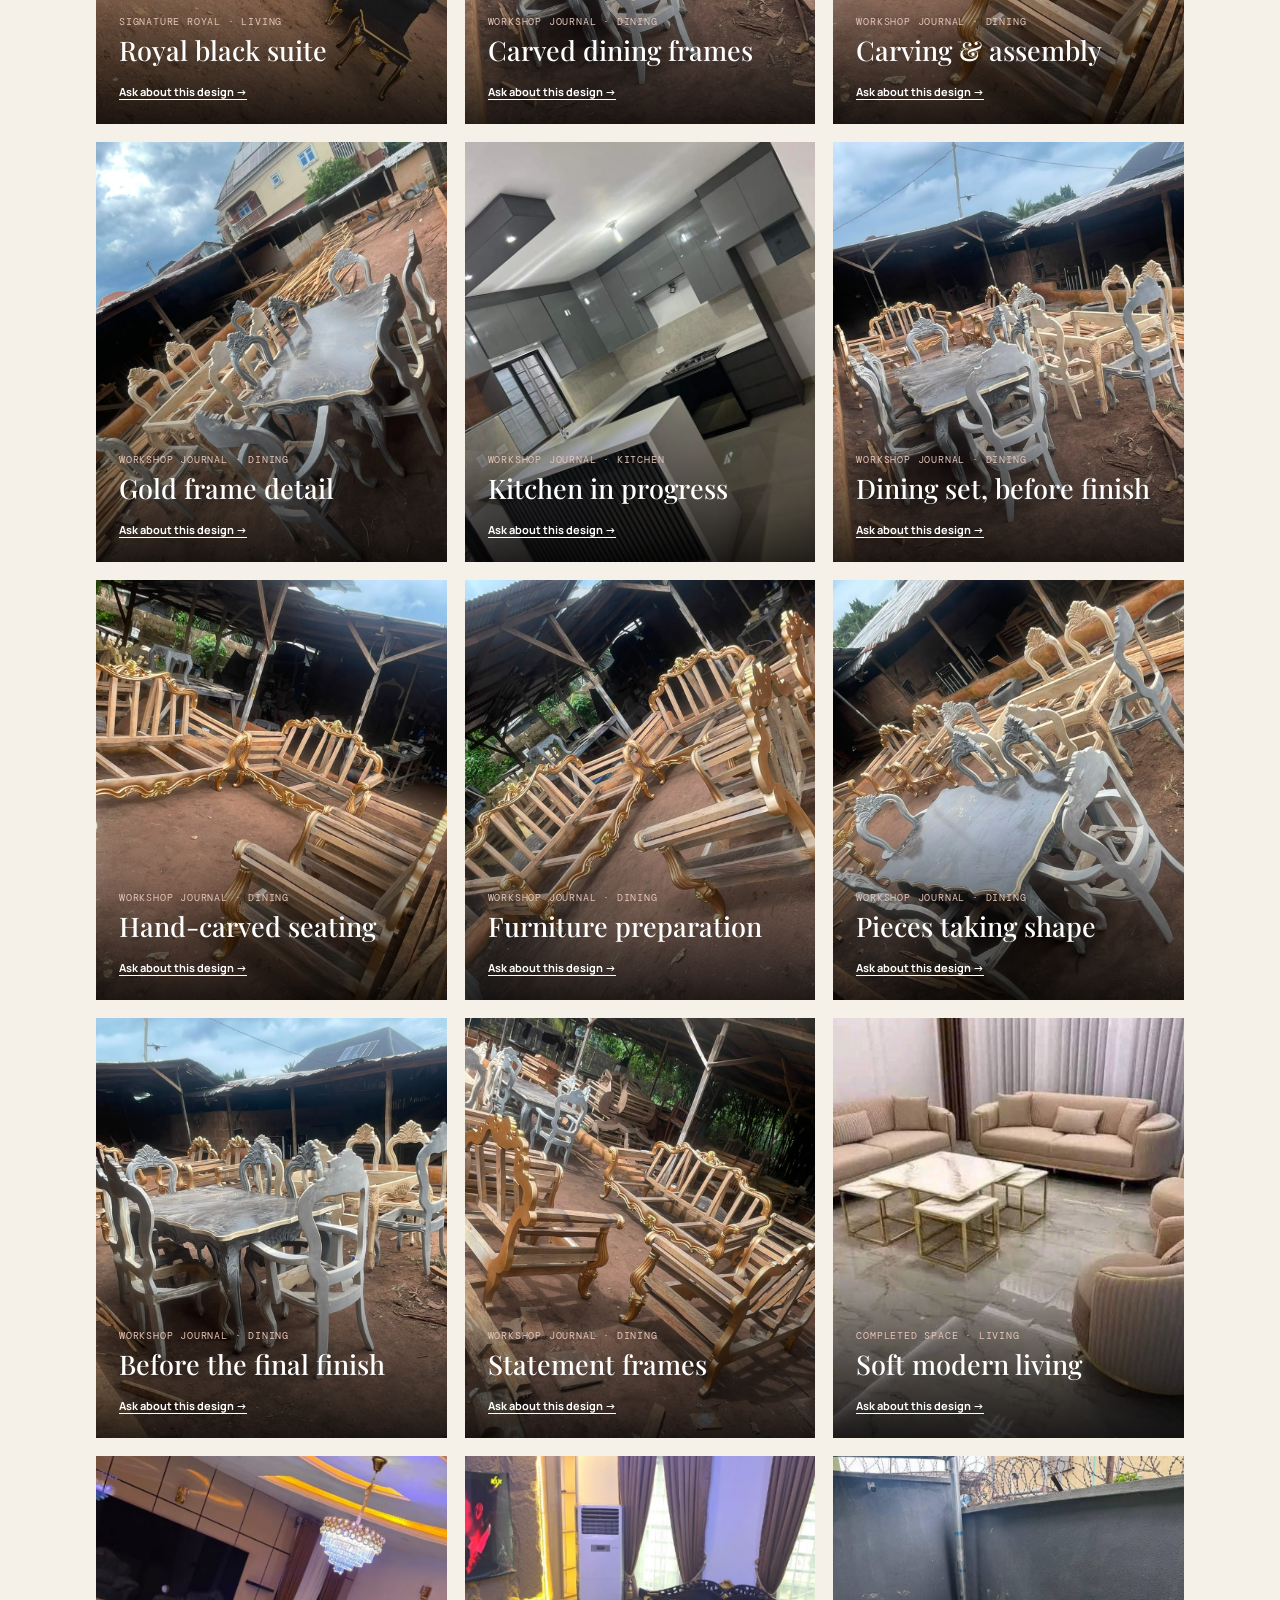
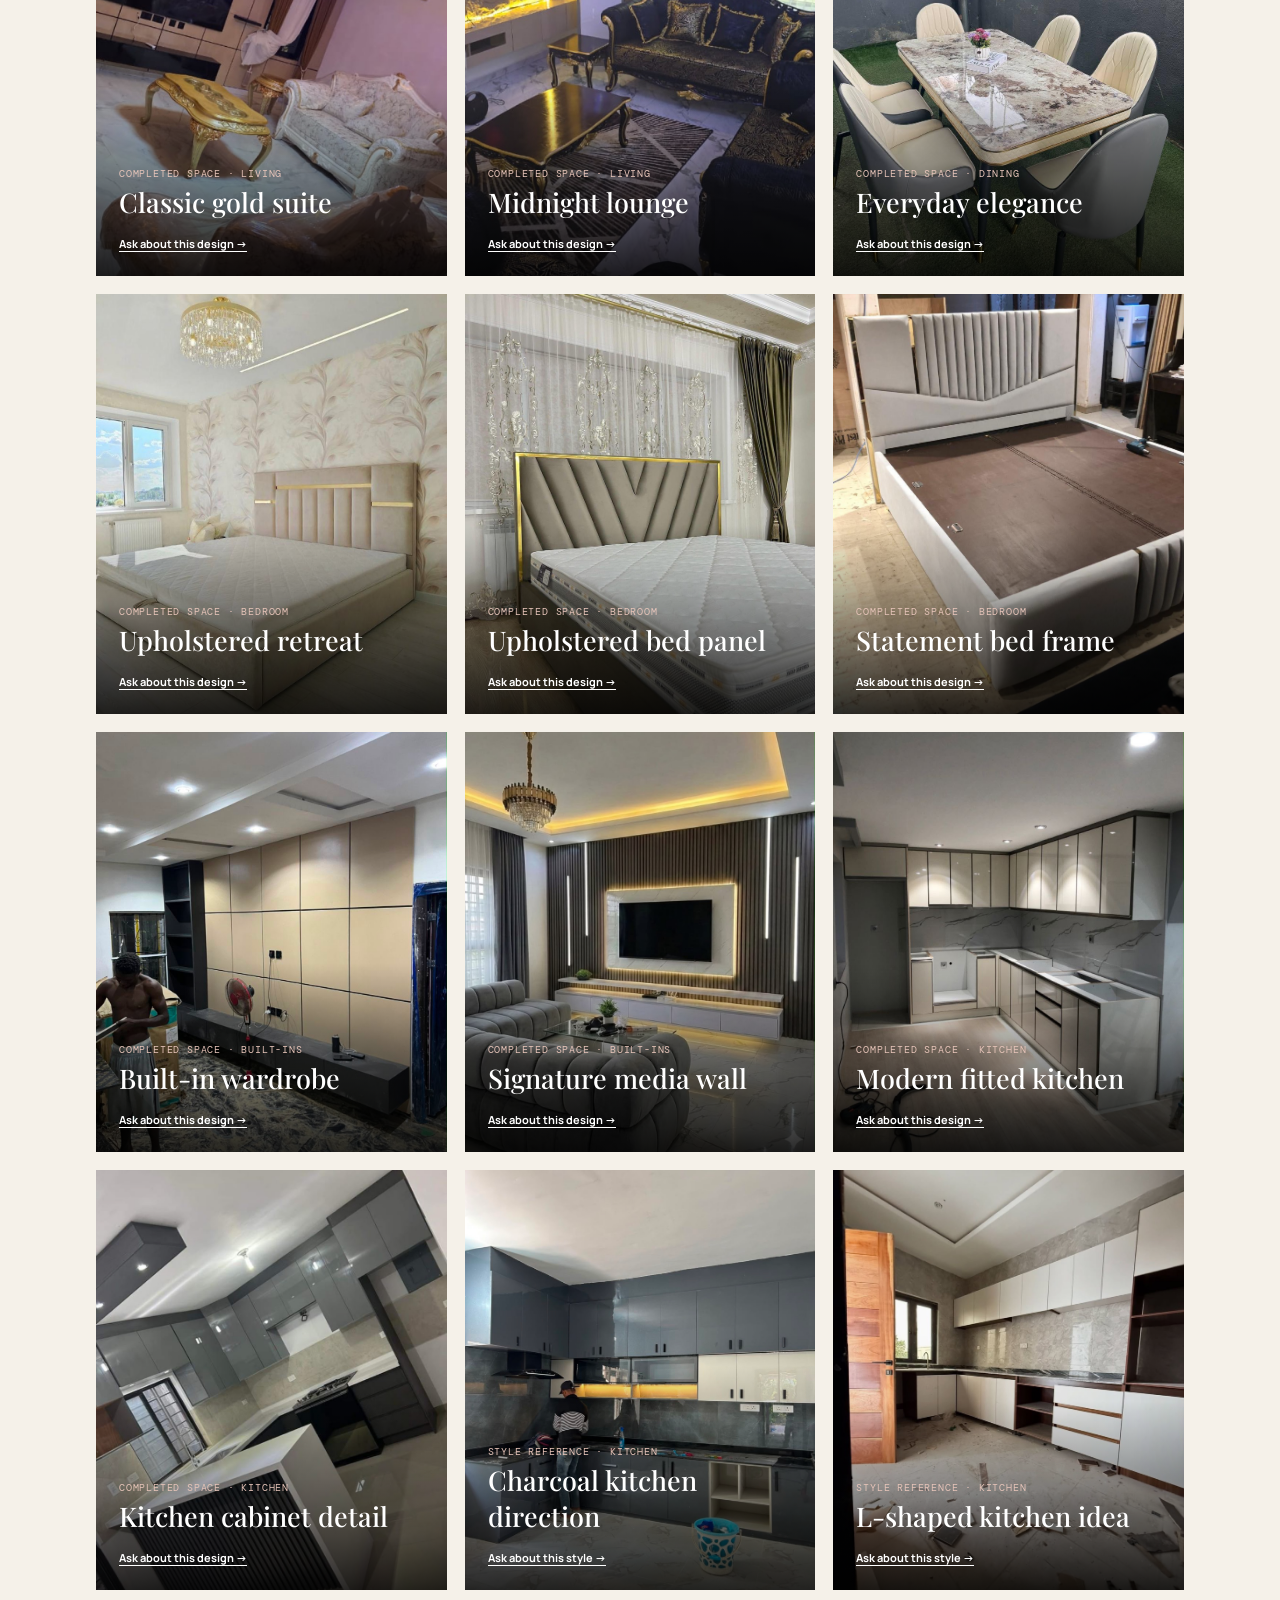
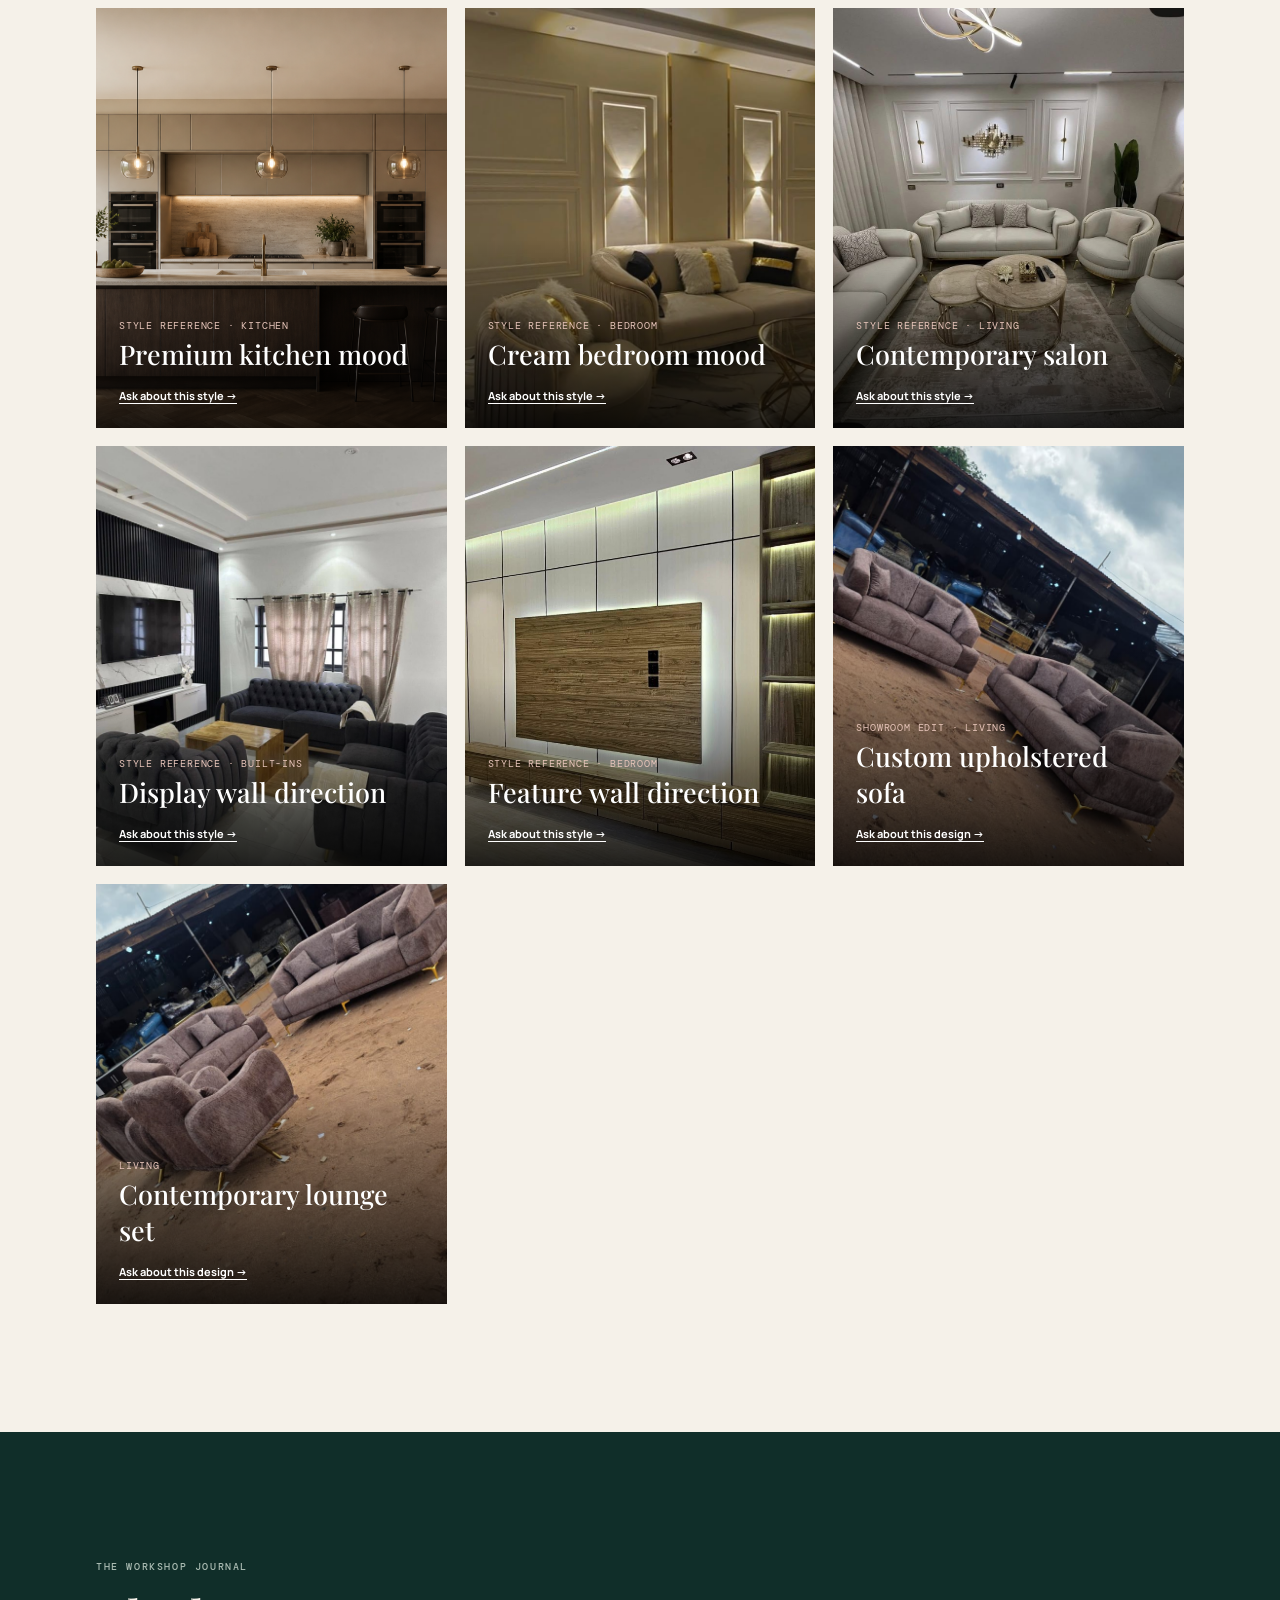
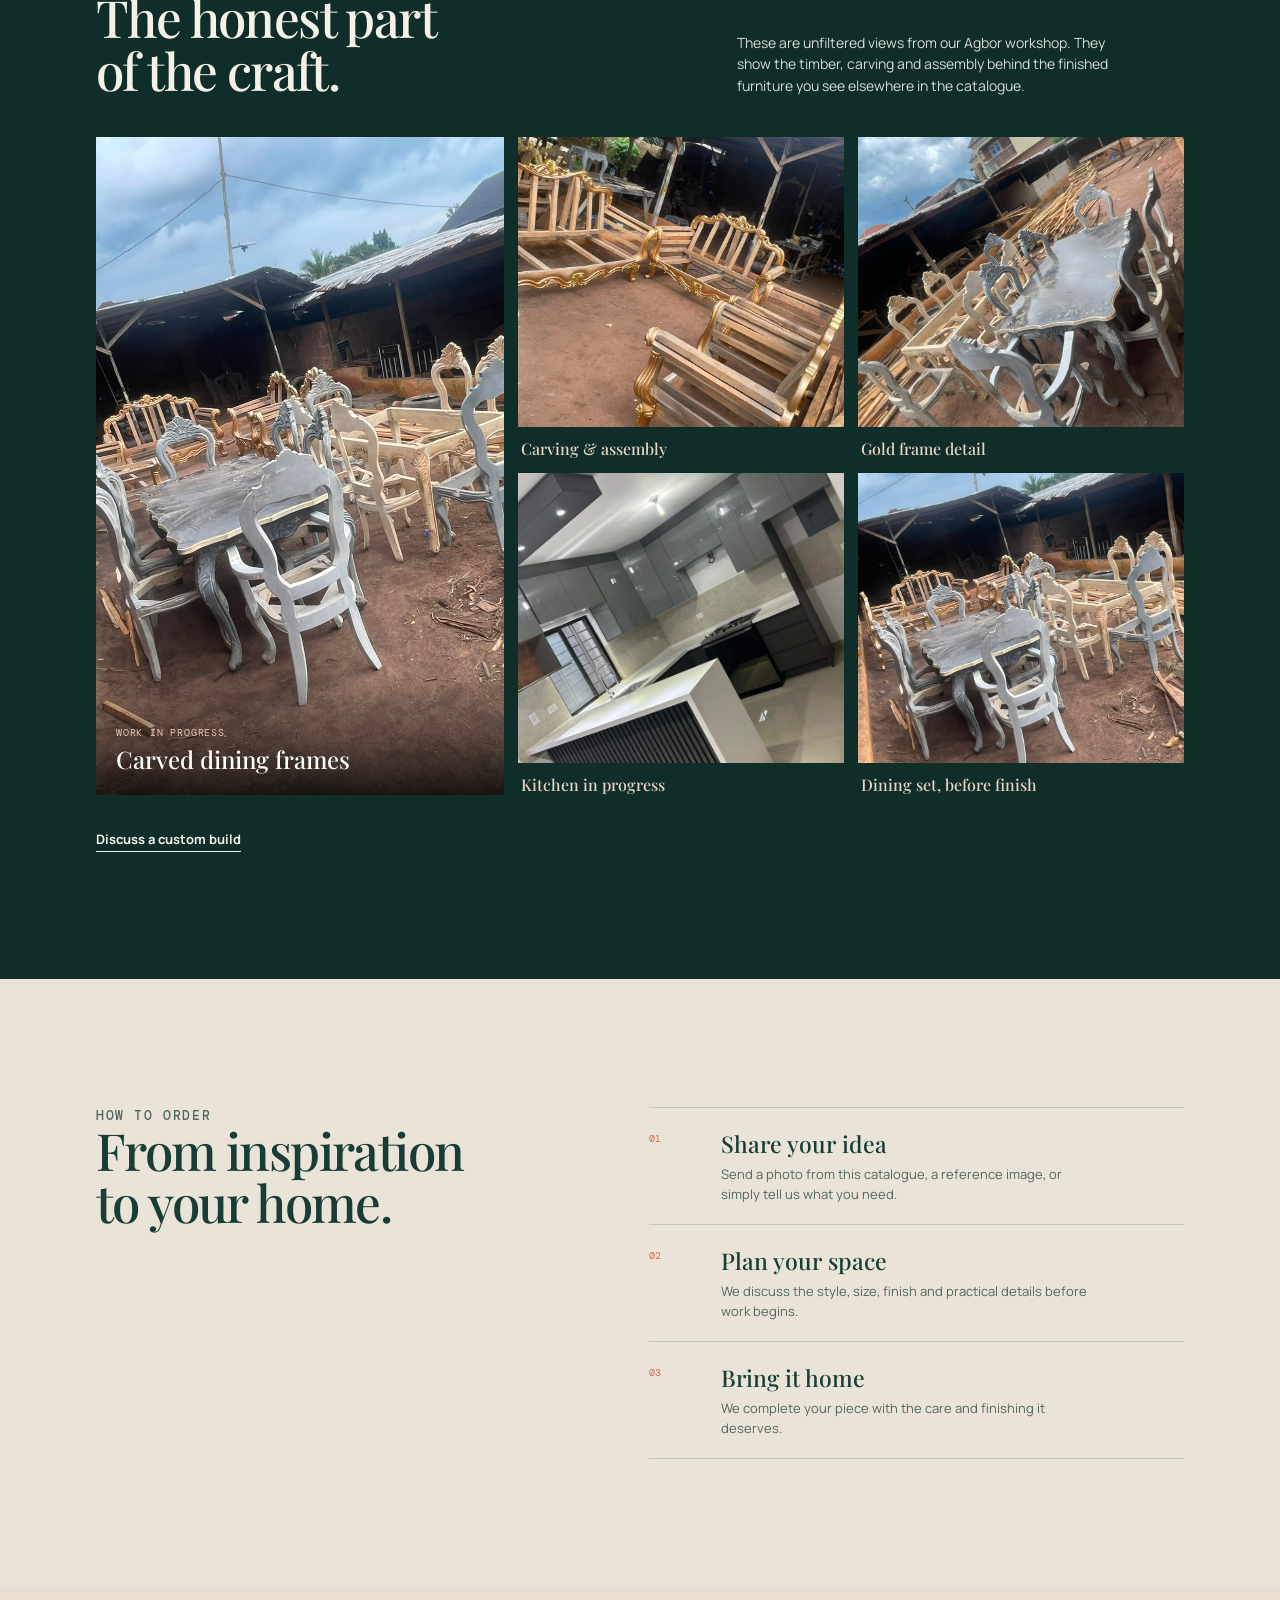
<file: products.html>
<!doctype html>
<html lang="en">
<head><meta charset="utf-8"><meta name="viewport" content="width=device-width, initial-scale=1"><meta name="description" content="Explore finished interiors, showroom furniture, signature royal collections and workshop craftsmanship by Ebube Israel Furniture Enterprise in Agbor, Delta State."><title>Furniture Gallery | Ebube Israel Furniture Enterprise</title><link rel="icon" type="image/png" href="assets/images/favicon.png"><link rel="stylesheet" href="assets/css/style.css"><link rel="stylesheet" href="assets/css/gallery.css"></head>
<body>
<header class="site-header"><a class="brand" href="index.html"><span class="brand-mark">EI</span><span>Ebube Israel<small>Furniture Enterprise</small></span></a><button class="menu-toggle" aria-label="Open menu" aria-expanded="false">Menu</button><nav class="nav" aria-label="Main navigation"><a href="index.html">Home</a><a class="active" href="products.html">Gallery</a><a href="about.html">About</a><a href="contact.html">Contact</a><a class="nav-cta" data-wa="Hello Ebube Israel Furniture, I would like to make an enquiry." href="#">Chat on WhatsApp</a></nav></header>
<main>
<section class="page-hero catalogue-hero"><p class="eyebrow">The Ebube catalogue</p><h1>Furniture with<br><em>real character.</em></h1><p>Browse real showroom pieces, completed interiors, signature royal work and honest workshop progress from Ebube Israel Furniture Enterprise. Reference images are always clearly marked, so you know exactly what you are viewing.</p><div class="catalogue-stats"><span>Showroom &amp; custom work</span><span>Homes &amp; interiors</span><span>Agbor, Delta State</span></div></section>
<section class="collection-guide section"><div class="collection-guide-copy"><p class="eyebrow">Choose your view</p><h2>One catalogue.<br>Different stories.</h2><p>Start with the finished look you love, see what is available at the showroom, or go behind the scenes into the workshop. Every collection remains searchable by room type below.</p></div><div class="collection-guide-grid"><a href="#catalogue" data-quick-collection="completed"><img src="assets/images/project-media-wall-01.jpeg" alt="Completed media-wall installation"><span><b>Completed spaces</b><small>Homes &amp; interiors</small></span></a><a href="#catalogue" data-quick-collection="showroom"><img src="assets/images/showroom-charcoal-sectional.jpeg" alt="Charcoal sectional at Ebube Israel showroom"><span><b>Showroom edit</b><small>Ready pieces &amp; styles</small></span></a><a href="#signature"><img src="assets/images/showroom-black-gold-lounge.jpeg" alt="Black and gold signature living-room suite"><span><b>Signature royal</b><small>Statement collections</small></span></a><a href="#workshop" data-quick-collection="workshop"><img src="assets/images/workshop-royal-dining-01.jpeg" alt="Handcrafted royal dining furniture in progress"><span><b>Workshop journal</b><small>The making process</small></span></a></div></section>
<section id="signature" class="signature-collection section"><div class="signature-heading"><div><p class="eyebrow">Signature collection</p><h2>Royal, refined<br>and made to lead.</h2></div><p>For spaces that call for a grand entrance: ornate silhouettes, considered details and an unapologetically luxurious finish.</p></div><div id="signature-grid" class="signature-grid"></div><a class="text-link" href="#catalogue" data-quick-collection="signature">Explore the signature collection</a></section>
<section id="catalogue" class="section catalogue-section"><div class="catalogue-toolbar"><div><p class="eyebrow">Explore the full gallery</p><h2>Find a direction.<br>Make it yours.</h2></div><p class="catalogue-intro">Use both filters together. For example, choose <em>Workshop journal</em> + <em>Dining</em> to see the real build process behind dining furniture.</p></div><div class="filter-stack"><div><p>Browse by collection</p><div class="filters" aria-label="Filter gallery by collection"><button class="filter collection-filter active" data-collection-filter="all">Everything</button><button class="filter collection-filter" data-collection-filter="completed">Completed spaces</button><button class="filter collection-filter" data-collection-filter="showroom">Showroom edit</button><button class="filter collection-filter" data-collection-filter="signature">Signature royal</button><button class="filter collection-filter" data-collection-filter="workshop">Workshop journal</button><button class="filter collection-filter" data-collection-filter="inspiration">Style references</button></div></div><div><p>Browse by room or piece</p><div class="filters" aria-label="Filter gallery by room type"><button class="filter space-filter active" data-space-filter="all">All room types</button><button class="filter space-filter" data-space-filter="living">Living</button><button class="filter space-filter" data-space-filter="dining">Dining</button><button class="filter space-filter" data-space-filter="kitchen">Kitchen</button><button class="filter space-filter" data-space-filter="bedroom">Bedroom</button><button class="filter space-filter" data-space-filter="builtins">Wardrobes &amp; built-ins</button></div></div></div><div id="full-catalogue" class="catalogue-grid full-catalogue" aria-live="polite"></div></section>
<section id="workshop" class="workshop-showcase section"><div class="workshop-showcase-head"><div><p class="eyebrow">The workshop journal</p><h2>The honest part<br>of the craft.</h2></div><p>These are unfiltered views from our Agbor workshop. They show the timber, carving and assembly behind the finished furniture you see elsewhere in the catalogue.</p></div><div id="workshop-grid" class="workshop-grid"></div><a class="text-link" data-wa="Hello Ebube Israel Furniture, I would like to discuss a custom furniture project." href="#">Discuss a custom build</a></section>
<section class="process section"><div><p class="eyebrow">How to order</p><h2>From inspiration<br>to your home.</h2></div><ol><li><span>01</span><div><h3>Share your idea</h3><p>Send a photo from this catalogue, a reference image, or simply tell us what you need.</p></div></li><li><span>02</span><div><h3>Plan your space</h3><p>We discuss the style, size, finish and practical details before work begins.</p></div></li><li><span>03</span><div><h3>Bring it home</h3><p>We complete your piece with the care and finishing it deserves.</p></div></li></ol></section>
<section class="contact-band"><p class="eyebrow">Have something else in mind?</p><h2>Send a photo or room measurement. We’ll start from there.</h2><a class="button" data-wa="Hello Ebube Israel Furniture, I have a furniture reference or room measurement I would like to discuss." href="#">Start on WhatsApp <span>→</span></a></section>
</main>
<footer><a class="brand" href="index.html"><span class="brand-mark">EI</span><span>Ebube Israel<small>Furniture Enterprise</small></span></a><div><a href="products.html">Gallery</a><a href="about.html">About</a><a href="contact.html">Contact</a></div><div class="social"><a href="https://www.facebook.com/share/19ZD1GVcMK/?mibextid=wwXIfr" target="_blank" rel="noopener">Facebook</a><a href="https://www.tiktok.com/@ebube.israel.furn4?_r=1&amp;_t=ZS-99CXspwr35x" target="_blank" rel="noopener">TikTok</a><a href="https://www.instagram.com/ebubeisraelfurniture?igsi=MWFmZTEwaGVkZDdkdw==" target="_blank" rel="noopener">Instagram</a></div><p>© <span data-year></span> Ebube Israel Furniture Enterprise</p></footer><a class="whatsapp-float" data-wa="Hello Ebube Israel Furniture, I would like to make an enquiry." href="#" aria-label="Chat on WhatsApp">↗<span>WhatsApp</span></a><script src="assets/js/gallery-data.js?v=gallery-fix-1"></script><script src="assets/js/main.js?v=cms-gallery-1"></script>
</body></html>
</file>
<file: assets/css/style.css>
@import url('https://fonts.googleapis.com/css2?family=DM+Mono:wght@400;500&family=Manrope:wght@400;500;600;700&family=Playfair+Display:ital,wght@0,500;0,600;1,500;1,600&display=swap');
:root{--ink:#173d36;--cream:#f5f1e9;--sand:#e8dfd1;--coral:#d76950;--black:#14201d;--line:rgba(23,61,54,.18)}*{box-sizing:border-box}html{scroll-behavior:smooth}body{margin:0;background:var(--cream);color:var(--ink);font-family:Manrope,Arial,sans-serif;font-size:16px;line-height:1.55}a{color:inherit;text-decoration:none}img{display:block;width:100%;object-fit:cover}.site-header{height:88px;padding:0 clamp(20px,5vw,76px);display:flex;align-items:center;justify-content:space-between;border-bottom:1px solid var(--line);position:relative;z-index:4}.brand{display:flex;align-items:center;gap:10px;font-weight:700;line-height:1.05;font-size:15px;letter-spacing:-.4px}.brand small{font-family:'DM Mono',monospace;font-size:8px;text-transform:uppercase;letter-spacing:.9px;font-weight:500;display:block;margin-top:4px}.brand-mark{width:37px;height:37px;border-radius:50%;background:var(--ink);color:var(--cream);display:grid;place-items:center;font-family:'Playfair Display',serif;font-style:italic;font-size:16px}.nav{display:flex;gap:28px;align-items:center;font-size:13px}.nav>a{position:relative}.nav>a:not(.nav-cta):after{content:'';position:absolute;left:0;right:0;bottom:-8px;height:1px;background:var(--ink);transform:scaleX(0);transition:.2s}.nav>a:hover:after,.nav .active:after{transform:scaleX(1)}.nav-cta,.button{background:var(--coral);color:white;padding:12px 18px;border-radius:2px;font-weight:700;font-size:12px}.menu-toggle{display:none;background:none;border:0;color:var(--ink);font:500 12px 'DM Mono',monospace;text-transform:uppercase}.hero{min-height:655px;display:grid;grid-template-columns:1.05fr .95fr}.hero-copy{padding:clamp(65px,10vw,145px) clamp(20px,8vw,124px) 70px;display:flex;flex-direction:column;justify-content:center}.eyebrow{font:500 10px 'DM Mono',monospace;text-transform:uppercase;letter-spacing:1.6px;margin:0 0 18px;color:#6f7d75}.hero h1,.page-hero h1,.about-hero h1,.contact-page h1{font:500 clamp(44px,5.2vw,80px)/.98 'Playfair Display',serif;letter-spacing:-2.6px;margin:0;max-width:720px}.hero h1 em,.page-hero h1 em,.about-hero h1 em,.contact-page h1 em{color:var(--coral)}.lead{max-width:470px;font-size:16px;margin:29px 0 32px;color:#476057}.hero-actions{display:flex;gap:25px;align-items:center}.button{display:inline-flex;align-items:center;gap:20px;width:max-content;transition:transform .2s,background .2s}.button:hover{background:#bb543e;transform:translateY(-2px)}.button span{font-size:18px;line-height:10px}.text-link{font-size:13px;font-weight:700;border-bottom:1px solid var(--ink);padding-bottom:3px;width:max-content}.trust{display:flex;gap:18px;flex-wrap:wrap;margin-top:68px;font:10px 'DM Mono',monospace;text-transform:uppercase;letter-spacing:.5px;color:#6f7d75}.trust span:before{content:'•';color:var(--coral);margin-right:6px}.hero-image{min-height:500px;position:relative;padding:18px 18px 0 0}.hero-image img{height:100%;min-height:600px}.image-note{position:absolute;left:-65px;bottom:42px;background:var(--cream);padding:17px 20px;font:500 13px/1.3 'Playfair Display',serif}.section{padding:clamp(65px,10vw,140px) clamp(20px,7.5vw,116px)}.intro{display:grid;grid-template-columns:1fr 1fr;gap:10vw;border-bottom:1px solid var(--line)}h2{font:500 clamp(34px,4vw,56px)/1.03 'Playfair Display',serif;letter-spacing:-1.6px;margin:0}.intro-copy{font-size:17px;max-width:465px;margin:28px 0 0;color:#476057}.categories{display:grid;grid-template-columns:repeat(3,1fr);gap:18px}.category{height:430px;position:relative;overflow:hidden;background:var(--ink)}.category img{height:100%;transition:transform .5s}.category:hover img{transform:scale(1.04);opacity:.87}.category span{position:absolute;bottom:0;left:0;right:0;padding:22px;color:#fff;background:linear-gradient(transparent,rgba(0,0,0,.7));font:500 25px 'Playfair Display',serif}.category b{float:right;font:20px Manrope}.statement{background:var(--ink);color:var(--cream);padding:clamp(65px,8vw,120px) clamp(20px,7.5vw,116px);display:grid;grid-template-columns:1.2fr .8fr;gap:55px}.statement .eyebrow{color:#aabbb2}.statement p:not(.eyebrow){font-size:17px;max-width:430px;color:#d5dfd8;margin:6px 0 35px}.button-light{background:var(--cream);color:var(--ink)}.featured .section-head{display:flex;justify-content:space-between;align-items:end;margin-bottom:35px}.featured-grid{display:grid;grid-template-columns:1.1fr .8fr .9fr;gap:17px;height:470px}.featured-grid img{height:100%}.contact-band{padding:100px 20px;text-align:center;background:var(--sand)}.contact-band h2{max-width:660px;margin:0 auto 34px}.contact-band .button{margin:auto}footer{padding:45px clamp(20px,7.5vw,116px);display:grid;grid-template-columns:1.4fr 1fr 1fr;gap:30px;background:#102e29;color:#dbe2dc;font-size:12px}footer .brand{color:#fff}footer a{margin-right:18px}footer p{grid-column:1/-1;border-top:1px solid rgba(255,255,255,.15);padding-top:18px;margin:0;font:10px 'DM Mono',monospace;color:#9daf9f}.whatsapp-float{position:fixed;right:19px;bottom:19px;z-index:8;background:#25d366;color:#fff;border-radius:50px;padding:12px 16px;font-weight:700;font-size:12px;box-shadow:0 5px 18px #0003}.whatsapp-float:first-letter{font-size:18px}.whatsapp-float span{margin-left:5px}.page-hero{padding:clamp(80px,12vw,170px) clamp(20px,12vw,185px) 90px;background:var(--sand)}.page-hero p:last-child{max-width:500px;color:#476057;margin:27px 0 0}.gallery{display:grid;grid-template-columns:1fr 1fr;gap:22px}.gallery-card{height:510px;position:relative;overflow:hidden;background:var(--ink)}.gallery-card.wide{grid-column:span 2;height:540px}.gallery-card img{height:100%;transition:transform .4s}.gallery-card:hover img{transform:scale(1.03)}.gallery-card div{position:absolute;inset:auto 0 0;padding:72px 28px 26px;color:white;background:linear-gradient(transparent,rgba(0,0,0,.85));width:100%}.gallery-card p{font:10px 'DM Mono',monospace;margin:0 0 4px}.gallery-card h2{font-size:34px;margin:0 0 10px}.gallery-card a{font-size:12px;border-bottom:1px solid #fff}.about-hero{display:grid;grid-template-columns:1fr 1fr;min-height:610px;align-items:center;padding-left:clamp(20px,9vw,135px);background:var(--sand)}.about-hero img{height:610px}.story{display:grid;grid-template-columns:1.1fr .9fr;gap:11vw}.story-lead{font:500 clamp(29px,3vw,42px)/1.15 'Playfair Display',serif;margin:0}.story div p{color:#476057;margin:0 0 19px}.story .text-link{margin-top:20px}.values{background:var(--ink);color:var(--cream);display:grid;grid-template-columns:repeat(3,1fr);padding:clamp(55px,7vw,100px) clamp(20px,7.5vw,116px);gap:45px}.values div+div{border-left:1px solid #ffffff2e;padding-left:35px}.values span{font:10px 'DM Mono',monospace;color:#aabbb2}.values h2{font-size:35px;margin:55px 0 15px}.values p{color:#cdd8d1;max-width:250px}.contact-page{min-height:620px;display:grid;grid-template-columns:1fr 1fr;gap:10vw;padding:clamp(80px,10vw,145px) clamp(20px,12vw,185px);background:var(--sand)}.contact-page>div>p:not(.eyebrow){max-width:350px;margin-top:28px;color:#476057}.contact-details{align-self:center;border-top:1px solid var(--line)}.contact-details>a,.contact-details>div{display:grid;grid-template-columns:1fr 1.4fr auto;align-items:center;gap:10px;border-bottom:1px solid var(--line);padding:22px 0}.contact-details span{font:10px 'DM Mono',monospace;text-transform:uppercase}.contact-details strong{font:500 18px 'Playfair Display',serif}.contact-details b{font-size:20px}.contact-details div p{grid-column:2;margin:0!important;font-size:12px}.social-section h2{max-width:750px}.social-section div{margin-top:44px;display:flex;gap:20px;flex-wrap:wrap}.social-section a{padding:16px 19px;border:1px solid var(--line);font-size:13px;font-weight:700}
@media(max-width:760px){.site-header{height:70px}.menu-toggle{display:block}.nav{display:none;position:absolute;left:0;right:0;top:69px;flex-direction:column;align-items:stretch;padding:20px;background:var(--cream);border-bottom:1px solid var(--line);gap:20px}.nav.open{display:flex}.nav-cta{text-align:center}.hero,.intro,.statement,.about-hero,.story,.contact-page{grid-template-columns:1fr}.hero-copy{padding:74px 24px 40px}.hero-image{padding:0;min-height:420px}.hero-image img{min-height:420px}.image-note{left:0;bottom:0}.trust{margin-top:42px}.categories{grid-template-columns:1fr}.category{height:350px}.statement{gap:18px}.featured .section-head{align-items:start;flex-direction:column;gap:20px}.featured-grid{grid-template-columns:1fr 1fr;height:560px}.featured-grid img:first-child{grid-column:span 2;height:300px}.gallery{grid-template-columns:1fr;padding-left:20px;padding-right:20px}.gallery-card,.gallery-card.wide{grid-column:span 1;height:420px}.about-hero{padding:80px 24px 0;gap:50px}.about-hero img{height:420px}.story{gap:35px}.values{grid-template-columns:1fr}.values div+div{border-left:0;border-top:1px solid #ffffff2e;padding:30px 0 0}.values h2{margin-top:20px}.contact-page{gap:55px}.contact-details>a,.contact-details>div{grid-template-columns:1fr auto}.contact-details strong{grid-row:2}.contact-details b{grid-row:1/3;grid-column:2}.contact-details div p{grid-column:1/-1}.page-hero{padding:85px 24px 70px}footer{grid-template-columns:1fr;gap:22px}.social{display:flex;flex-wrap:wrap}.whatsapp-float span{display:none}.whatsapp-float{width:48px;height:48px;padding:13px;text-align:center;border-radius:50%}}
.brand-mark{background-image:url('../images/logo.jpeg');background-position:center;background-size:cover;background-repeat:no-repeat;color:transparent;font-size:0;text-indent:-9999px}
.catalogue-hero{padding-bottom:65px}.catalogue-stats{display:flex;gap:22px;flex-wrap:wrap;margin-top:42px;font:10px 'DM Mono',monospace;text-transform:uppercase;letter-spacing:.6px;color:#64746d}.catalogue-stats span:before{content:'✦';color:var(--coral);margin-right:7px}.catalogue-toolbar{display:flex;justify-content:space-between;gap:30px;align-items:end;margin-bottom:38px}.filters{display:flex;gap:8px;flex-wrap:wrap;justify-content:flex-end}.filter{border:1px solid var(--line);background:transparent;border-radius:100px;padding:9px 13px;color:var(--ink);font:600 11px Manrope;cursor:pointer}.filter.active,.filter:hover{background:var(--ink);color:var(--cream)}.catalogue-grid{display:grid;grid-template-columns:repeat(3,1fr);gap:18px}.catalogue-card{height:420px;background:var(--ink);position:relative;overflow:hidden}.catalogue-card.span-two{grid-column:span 2}.catalogue-card img{height:100%;transition:transform .45s}.catalogue-card:hover img{transform:scale(1.035)}.catalogue-card div{position:absolute;inset:auto 0 0;padding:80px 23px 22px;color:white;background:linear-gradient(transparent,rgba(0,0,0,.83))}.catalogue-card p{margin:0 0 4px;font:10px 'DM Mono',monospace;text-transform:uppercase;letter-spacing:.8px;color:#e5c3b8}.catalogue-card h3{margin:0 0 10px;font:500 27px 'Playfair Display',serif}.catalogue-card a{font-size:11px;font-weight:700;border-bottom:1px solid #fff}.process{display:grid;grid-template-columns:.9fr 1.1fr;gap:9vw;background:#eae3d7}.process ol{margin:0;padding:0;list-style:none}.process li{display:grid;grid-template-columns:55px 1fr;gap:17px;border-top:1px solid var(--line);padding:20px 0}.process li:last-child{border-bottom:1px solid var(--line)}.process li>span{font:10px 'DM Mono',monospace;color:var(--coral);padding-top:4px}.process h3{margin:0 0 5px;font:500 23px 'Playfair Display',serif}.process p{margin:0;max-width:380px;font-size:13px;color:#52675e}@media(max-width:760px){.catalogue-toolbar,.process{grid-template-columns:1fr;display:grid;align-items:start}.filters{justify-content:flex-start}.catalogue-grid{grid-template-columns:1fr}.catalogue-card,.catalogue-card.span-two{grid-column:span 1;height:390px}.catalogue-stats{gap:12px}.process{gap:40px}}
.services{display:grid;grid-template-columns:1fr 1fr;gap:9vw;background:#eae3d7}.services>div>p:not(.eyebrow){max-width:410px;color:#52675e}.service-list{display:grid;grid-template-columns:1fr 1fr;gap:0 28px;align-content:start}.service-list span{padding:14px 0;border-bottom:1px solid var(--line);font:500 16px 'Playfair Display',serif}.service-list span:before{content:'✦';color:var(--coral);font:11px Manrope;margin-right:8px}.inspiration{display:grid;grid-template-columns:.75fr 1.25fr;gap:7vw;background:var(--ink);color:var(--cream)}.inspiration .eyebrow{color:#aabbb2}.inspiration-copy p:not(.eyebrow){color:#d3ddd6;max-width:330px;margin:22px 0 30px}.inspiration-copy .text-link{border-color:var(--cream)}.inspiration-grid{display:grid;grid-template-columns:1fr 1fr;gap:16px}.inspiration figure{margin:0}.inspiration img{height:405px}.inspiration figcaption{font:500 16px 'Playfair Display',serif;padding-top:10px;color:#e7d5c4}.contact-services{text-align:center;background:var(--ink);color:var(--cream)}.contact-services .eyebrow{color:#aabbb2}.contact-services h2{max-width:720px;margin:auto}.contact-services p:not(.eyebrow){max-width:620px;margin:22px auto 31px;color:#d3ddd6}.contact-services .button{margin:auto}@media(max-width:760px){.services,.inspiration{grid-template-columns:1fr;gap:38px}.service-list{grid-template-columns:1fr}.inspiration-grid{grid-template-columns:1fr}.inspiration img{height:370px}}
.lookbook{background:#eae3d7}.lookbook-heading{display:grid;grid-template-columns:1fr 1fr;gap:7vw;align-items:end;margin-bottom:54px}.lookbook-heading p:last-child{margin:0;max-width:430px;color:#52675e}.lookbook-groups{display:grid;gap:45px}.lookbook-group{display:grid;grid-template-columns:215px 1fr;gap:28px;border-top:1px solid var(--line);padding-top:19px}.lookbook-group h3{margin:0;font:500 28px 'Playfair Display',serif}.lookbook-row{display:grid;grid-template-columns:repeat(5,1fr);gap:10px}.lookbook-row img{height:180px;border-radius:2px}.lookbook-row .concept{outline:2px solid var(--coral);outline-offset:2px}.lookbook>.button{margin-top:42px}@media(max-width:760px){.lookbook-heading,.lookbook-group{grid-template-columns:1fr;gap:17px}.lookbook-row{display:flex;overflow:auto;padding-bottom:8px}.lookbook-row img{width:158px;min-width:158px;height:210px}}
.new-work{background:var(--ink);color:var(--cream)}.new-work[hidden]{display:none}.new-work-heading{display:flex;justify-content:space-between;align-items:end;gap:40px;margin-bottom:36px}.new-work-heading .eyebrow{color:#aabbb2}.new-work-heading>p{margin:0;max-width:385px;color:#d1ddd5;font-size:14px}.new-work-grid{display:grid;grid-template-columns:repeat(5,1fr);gap:12px;margin-bottom:30px}.new-work-grid article{margin:0}.new-work-grid img{height:250px}.new-work-grid p{margin:11px 0 3px;font:10px 'DM Mono',monospace;text-transform:uppercase;letter-spacing:.7px;color:#e5c3b8}.new-work-grid h3{margin:0 0 8px;font:500 19px 'Playfair Display',serif}.new-work-grid article a{font-size:11px;font-weight:700;border-bottom:1px solid #fff}.new-work .text-link{border-color:var(--cream)}@media(max-width:760px){.new-work-heading{display:block}.new-work-heading>p{margin-top:20px}.new-work-grid{display:flex;overflow:auto;padding-bottom:8px}.new-work-grid article{min-width:180px}.new-work-grid img{height:230px}}
.new-arrivals-empty{grid-column:1/-1;margin:0;padding:25px;border:1px solid rgba(255,255,255,.22);color:#d1ddd5;font:500 16px 'Playfair Display',serif}
.workshop-home{background:#eee6da}.workshop-home .section-head{display:grid;grid-template-columns:1fr .8fr;gap:8vw;align-items:end;margin-bottom:35px}.workshop-home .section-head>p{margin:0;max-width:395px;color:#52675e;font-size:14px}.workshop-home-grid{display:grid;grid-template-columns:1.3fr .85fr .85fr;gap:14px;margin-bottom:27px}.workshop-home-grid img{height:390px}.workshop-home-grid img:first-child{height:480px}.workshop-home-grid img:nth-child(2){margin-top:52px}.workshop-showcase{background:#102e29;color:var(--cream)}.workshop-showcase .eyebrow{color:#aabbb2}.workshop-showcase-head{display:grid;grid-template-columns:1fr .85fr;gap:9vw;align-items:end;margin-bottom:40px}.workshop-showcase-head>p{margin:0;max-width:390px;color:#d3ddd6;font-size:14px}.workshop-grid{display:grid;grid-template-columns:1.25fr 1fr 1fr;gap:14px;margin-bottom:31px}.workshop-grid figure{margin:0;position:relative;overflow:hidden}.workshop-grid img{height:290px}.workshop-grid .workshop-feature{grid-row:span 2}.workshop-grid .workshop-feature img{height:100%}.workshop-grid figcaption{padding:11px 3px 0;font:500 16px 'Playfair Display',serif;color:#e7d5c4}.workshop-grid .workshop-feature figcaption{position:absolute;inset:auto 0 0;padding:55px 20px 20px;background:linear-gradient(transparent,rgba(0,0,0,.83));color:#fff;display:grid;gap:4px}.workshop-grid figcaption span{font:10px 'DM Mono',monospace;text-transform:uppercase;letter-spacing:.8px;color:#e5c3b8}.workshop-grid figcaption strong{font:500 24px 'Playfair Display',serif}.workshop-showcase .text-link{border-color:var(--cream)}@media(max-width:760px){.workshop-home .section-head,.workshop-showcase-head{grid-template-columns:1fr;gap:20px}.workshop-home-grid{display:flex;overflow:auto;padding-bottom:8px}.workshop-home-grid img,.workshop-home-grid img:first-child,.workshop-home-grid img:nth-child(2){width:255px;min-width:255px;height:360px;margin:0}.workshop-grid{grid-template-columns:1fr 1fr}.workshop-grid .workshop-feature{grid-column:span 2;grid-row:auto}.workshop-grid .workshop-feature img{height:420px}.workshop-grid img{height:230px}.workshop-grid figcaption{font-size:14px}}
</file>
<file: assets/css/gallery.css>
.collection-guide{display:grid;grid-template-columns:.8fr 1.2fr;gap:8vw;align-items:end;background:#eee6da}.collection-guide-copy p:not(.eyebrow){max-width:375px;color:#52675e;margin:24px 0 0}.collection-guide-grid{display:grid;grid-template-columns:repeat(2,1fr);gap:12px}.collection-guide-grid a{height:230px;position:relative;overflow:hidden;background:var(--ink)}.collection-guide-grid img{height:100%;transition:transform .45s}.collection-guide-grid a:hover img{transform:scale(1.04);opacity:.88}.collection-guide-grid span{position:absolute;left:0;right:0;bottom:0;padding:55px 16px 15px;color:#fff;background:linear-gradient(transparent,rgba(0,0,0,.82));display:grid;gap:2px}.collection-guide-grid b{font:500 21px 'Playfair Display',serif}.collection-guide-grid small{font:10px 'DM Mono',monospace;text-transform:uppercase;letter-spacing:.5px;color:#e8d8cb}
.signature-collection{background:var(--ink);color:var(--cream)}.signature-heading{display:flex;justify-content:space-between;gap:45px;align-items:end;margin-bottom:38px}.signature-heading .eyebrow{color:#aabbb2}.signature-heading>p{max-width:390px;color:#d3ddd6;margin:0;font-size:14px}.signature-grid{display:grid;grid-template-columns:1.2fr 1fr 1fr 1fr 1fr;gap:12px;margin-bottom:27px}.signature-grid figure{margin:0}.signature-grid img{height:350px}.signature-grid figure:first-child img{height:430px}.signature-grid figcaption{padding-top:10px;color:#e7d5c4;font:500 17px 'Playfair Display',serif}.signature-collection .text-link{border-color:var(--cream)}
.catalogue-intro{max-width:385px;color:#52675e;margin:0;font-size:14px}.catalogue-intro em{font-family:'Playfair Display',serif;color:var(--coral);font-style:normal}.filter-stack{display:grid;grid-template-columns:1fr 1fr;gap:17px;border-top:1px solid var(--line);border-bottom:1px solid var(--line);padding:18px 0;margin-bottom:32px}.filter-stack>div+div{border-left:1px solid var(--line);padding-left:20px}.filter-stack>div>p{margin:0 0 10px;font:500 10px 'DM Mono',monospace;text-transform:uppercase;letter-spacing:.8px;color:#6f7d75}.filter-stack .filters{justify-content:flex-start}.full-catalogue .catalogue-card[hidden]{display:none}
.catalogue-home{background:#eee6da}.catalogue-home .section-head{display:grid;grid-template-columns:1fr .8fr;gap:8vw;align-items:end;margin-bottom:35px}.catalogue-home .section-head>p{margin:0;max-width:395px;color:#52675e;font-size:14px}.catalogue-home-grid{display:grid;grid-template-columns:1.3fr .85fr .85fr;gap:14px;margin-bottom:27px}.catalogue-home-grid a{height:390px;position:relative;overflow:hidden;background:var(--ink)}.catalogue-home-grid a:first-child{height:480px}.catalogue-home-grid a:nth-child(2){margin-top:52px}.catalogue-home-grid img{height:100%;transition:transform .45s}.catalogue-home-grid a:hover img{transform:scale(1.04);opacity:.88}.catalogue-home-grid span{position:absolute;bottom:0;left:0;right:0;padding:60px 20px 18px;color:#fff;background:linear-gradient(transparent,rgba(0,0,0,.8));font:500 22px 'Playfair Display',serif}.catalogue-home-grid b{float:right;font:20px Manrope}
@media(max-width:760px){.collection-guide{grid-template-columns:1fr;gap:35px}.collection-guide-grid{display:flex;overflow:auto;padding-bottom:8px}.collection-guide-grid a{width:220px;min-width:220px;height:300px}.signature-heading{display:block}.signature-heading>p{margin-top:20px}.signature-grid{display:flex;overflow:auto;padding-bottom:8px}.signature-grid figure{min-width:205px}.signature-grid img,.signature-grid figure:first-child img{height:310px}.filter-stack{grid-template-columns:1fr;gap:18px}.filter-stack>div+div{border-left:0;border-top:1px solid var(--line);padding:18px 0 0}.catalogue-home .section-head{grid-template-columns:1fr;gap:20px}.catalogue-home-grid{display:flex;overflow:auto;padding-bottom:8px}.catalogue-home-grid a,.catalogue-home-grid a:first-child,.catalogue-home-grid a:nth-child(2){width:255px;min-width:255px;height:360px;margin:0}}
</file>
